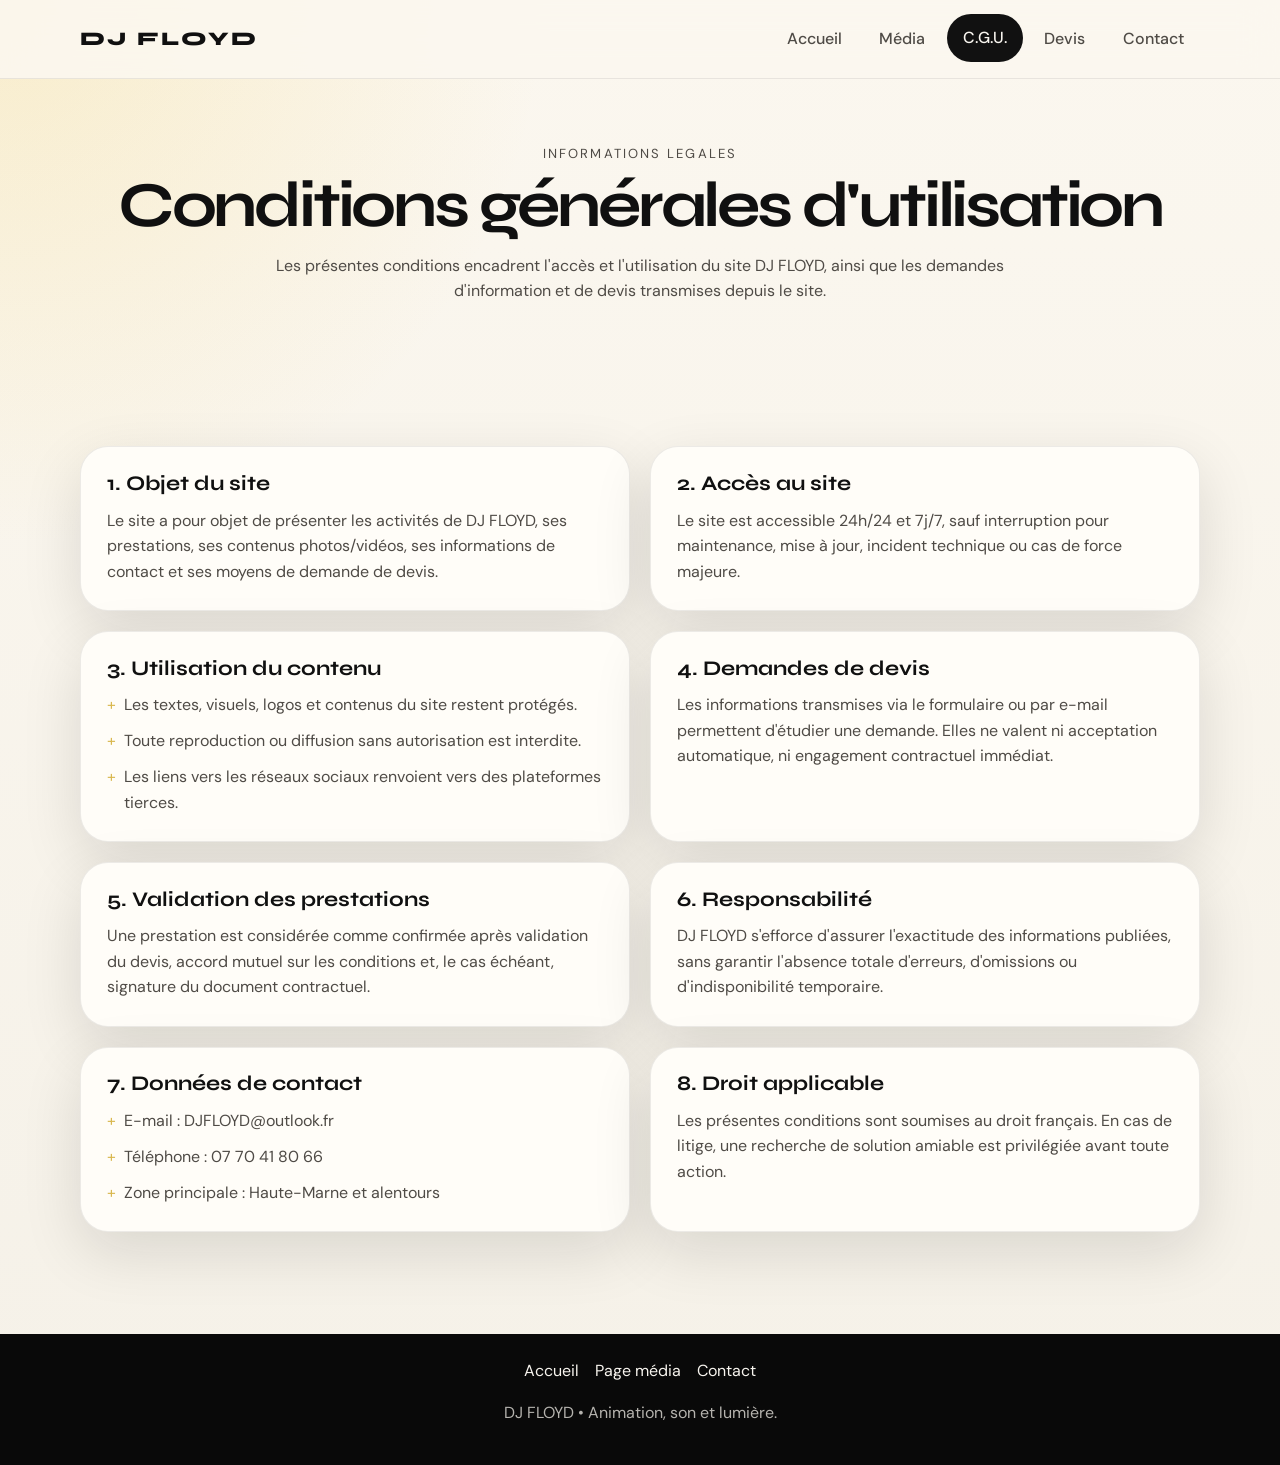
<file: cgu.html>
<!DOCTYPE html>
<html lang="fr">
<head>
    <meta charset="utf-8">
    <meta name="viewport" content="width=device-width, initial-scale=1">
    <title>DJ FLOYD | C.G.U.</title>
    <meta name="description" content="Conditions generales d'utilisation du site DJ FLOYD.">
    <link rel="icon" type="image/png" href="favicon.png">
    <link rel="preconnect" href="https://fonts.googleapis.com">
    <link rel="preconnect" href="https://fonts.gstatic.com" crossorigin>
    <link href="https://fonts.googleapis.com/css2?family=Caveat:wght@700&family=DM+Sans:wght@400;500;700&family=Syne:wght@600;700;800&display=swap" rel="stylesheet">
    <link rel="stylesheet" href="css/styles.css">
</head>
<body>
    <header class="site-header">
        <nav class="navbar container" aria-label="Navigation principale">
            <a href="index.html" class="nav-logo">DJ FLOYD</a>
            <button class="nav-toggle" type="button" aria-expanded="false" aria-controls="nav-menu">
                <span class="sr-only">Ouvrir le menu</span>
                <span class="nav-toggle-bar"></span>
                <span class="nav-toggle-bar"></span>
                <span class="nav-toggle-bar"></span>
            </button>
            <ul class="nav-menu" id="nav-menu">
                <li><a href="index.html">Accueil</a></li>
                <li><a href="media.html">M&eacute;dia</a></li>
                <li><a href="#cgu-page" class="active">C.G.U.</a></li>
                <li><a href="index.html#devis">Devis</a></li>
                <li><a href="index.html#contacts">Contact</a></li>
            </ul>
        </nav>
    </header>

    <main>
        <section id="cgu-page" class="section page-hero">
            <div class="container">
                <p class="page-kicker">Informations legales</p>
                <h1 class="page-title">Conditions g&eacute;n&eacute;rales d'utilisation</h1>
                <p class="page-text">
                    Les pr&eacute;sentes conditions encadrent l'acc&egrave;s et l'utilisation du site DJ FLOYD,
                    ainsi que les demandes d'information et de devis transmises depuis le site.
                </p>
            </div>
        </section>

        <section class="section">
            <div class="container legal-grid">
                <article class="legal-card">
                    <h3>1. Objet du site</h3>
                    <p>
                        Le site a pour objet de pr&eacute;senter les activit&eacute;s de DJ FLOYD, ses prestations,
                        ses contenus photos/vid&eacute;os, ses informations de contact et ses moyens de demande de devis.
                    </p>
                </article>
                <article class="legal-card">
                    <h3>2. Acc&egrave;s au site</h3>
                    <p>
                        Le site est accessible 24h/24 et 7j/7, sauf interruption pour maintenance,
                        mise &agrave; jour, incident technique ou cas de force majeure.
                    </p>
                </article>
                <article class="legal-card">
                    <h3>3. Utilisation du contenu</h3>
                    <ul class="legal-list">
                        <li>Les textes, visuels, logos et contenus du site restent prot&eacute;g&eacute;s.</li>
                        <li>Toute reproduction ou diffusion sans autorisation est interdite.</li>
                        <li>Les liens vers les r&eacute;seaux sociaux renvoient vers des plateformes tierces.</li>
                    </ul>
                </article>
                <article class="legal-card">
                    <h3>4. Demandes de devis</h3>
                    <p>
                        Les informations transmises via le formulaire ou par e-mail permettent d'&eacute;tudier une demande.
                        Elles ne valent ni acceptation automatique, ni engagement contractuel imm&eacute;diat.
                    </p>
                </article>
                <article class="legal-card">
                    <h3>5. Validation des prestations</h3>
                    <p>
                        Une prestation est consid&eacute;r&eacute;e comme confirm&eacute;e apr&egrave;s validation du devis,
                        accord mutuel sur les conditions et, le cas &eacute;ch&eacute;ant, signature du document contractuel.
                    </p>
                </article>
                <article class="legal-card">
                    <h3>6. Responsabilit&eacute;</h3>
                    <p>
                        DJ FLOYD s'efforce d'assurer l'exactitude des informations publi&eacute;es, sans garantir
                        l'absence totale d'erreurs, d'omissions ou d'indisponibilit&eacute; temporaire.
                    </p>
                </article>
                <article class="legal-card">
                    <h3>7. Donn&eacute;es de contact</h3>
                    <ul class="legal-list">
                        <li>E-mail : DJFLOYD@outlook.fr</li>
                        <li>T&eacute;l&eacute;phone : 07 70 41 80 66</li>
                        <li>Zone principale : Haute-Marne et alentours</li>
                    </ul>
                </article>
                <article class="legal-card">
                    <h3>8. Droit applicable</h3>
                    <p>
                        Les pr&eacute;sentes conditions sont soumises au droit fran&ccedil;ais.
                        En cas de litige, une recherche de solution amiable est privil&eacute;gi&eacute;e avant toute action.
                    </p>
                </article>
            </div>
        </section>
    </main>

    <footer class="site-footer">
        <div class="container">
            <div class="footer-links">
                <a href="index.html">Accueil</a>
                <a href="media.html">Page m&eacute;dia</a>
                <a href="index.html#contacts">Contact</a>
            </div>
            <p>DJ FLOYD &bull; Animation, son et lumi&egrave;re.</p>
        </div>
    </footer>

    <script src="js/script.js"></script>
</body>
</html>
</file>
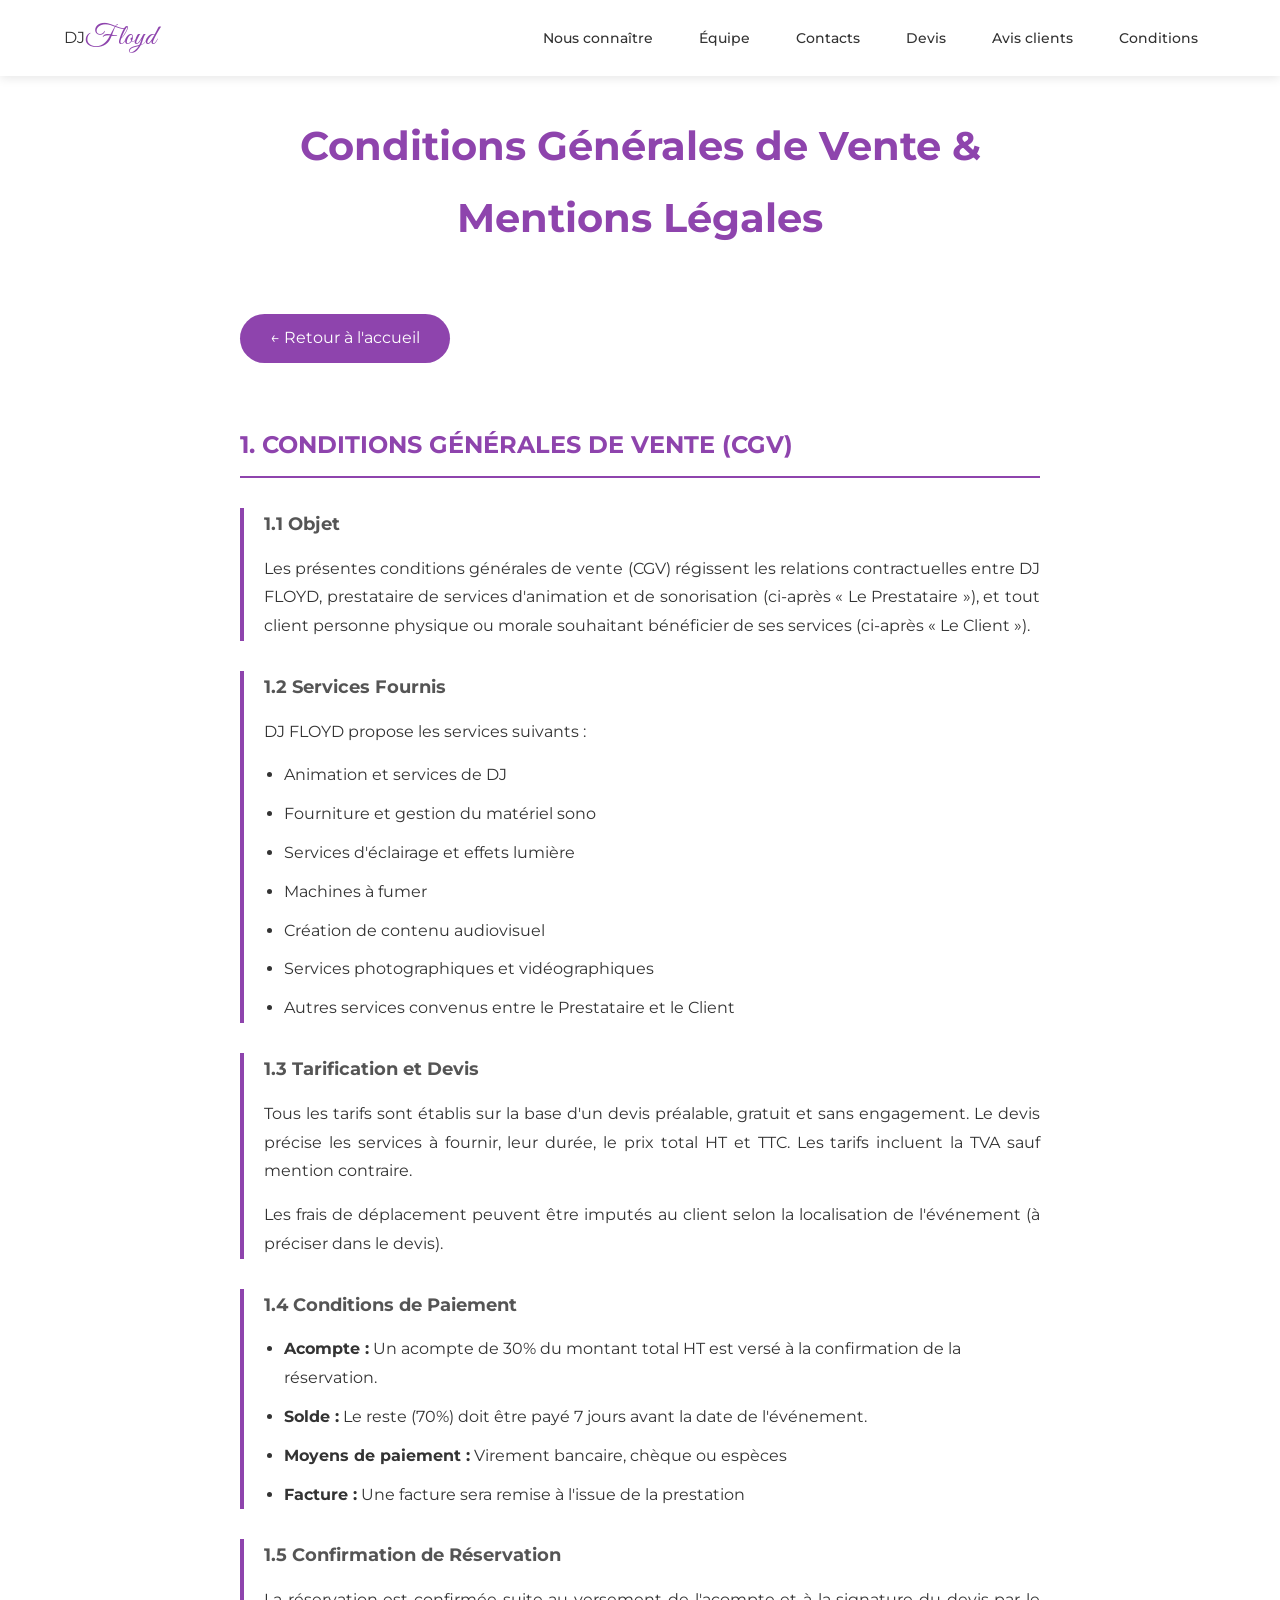
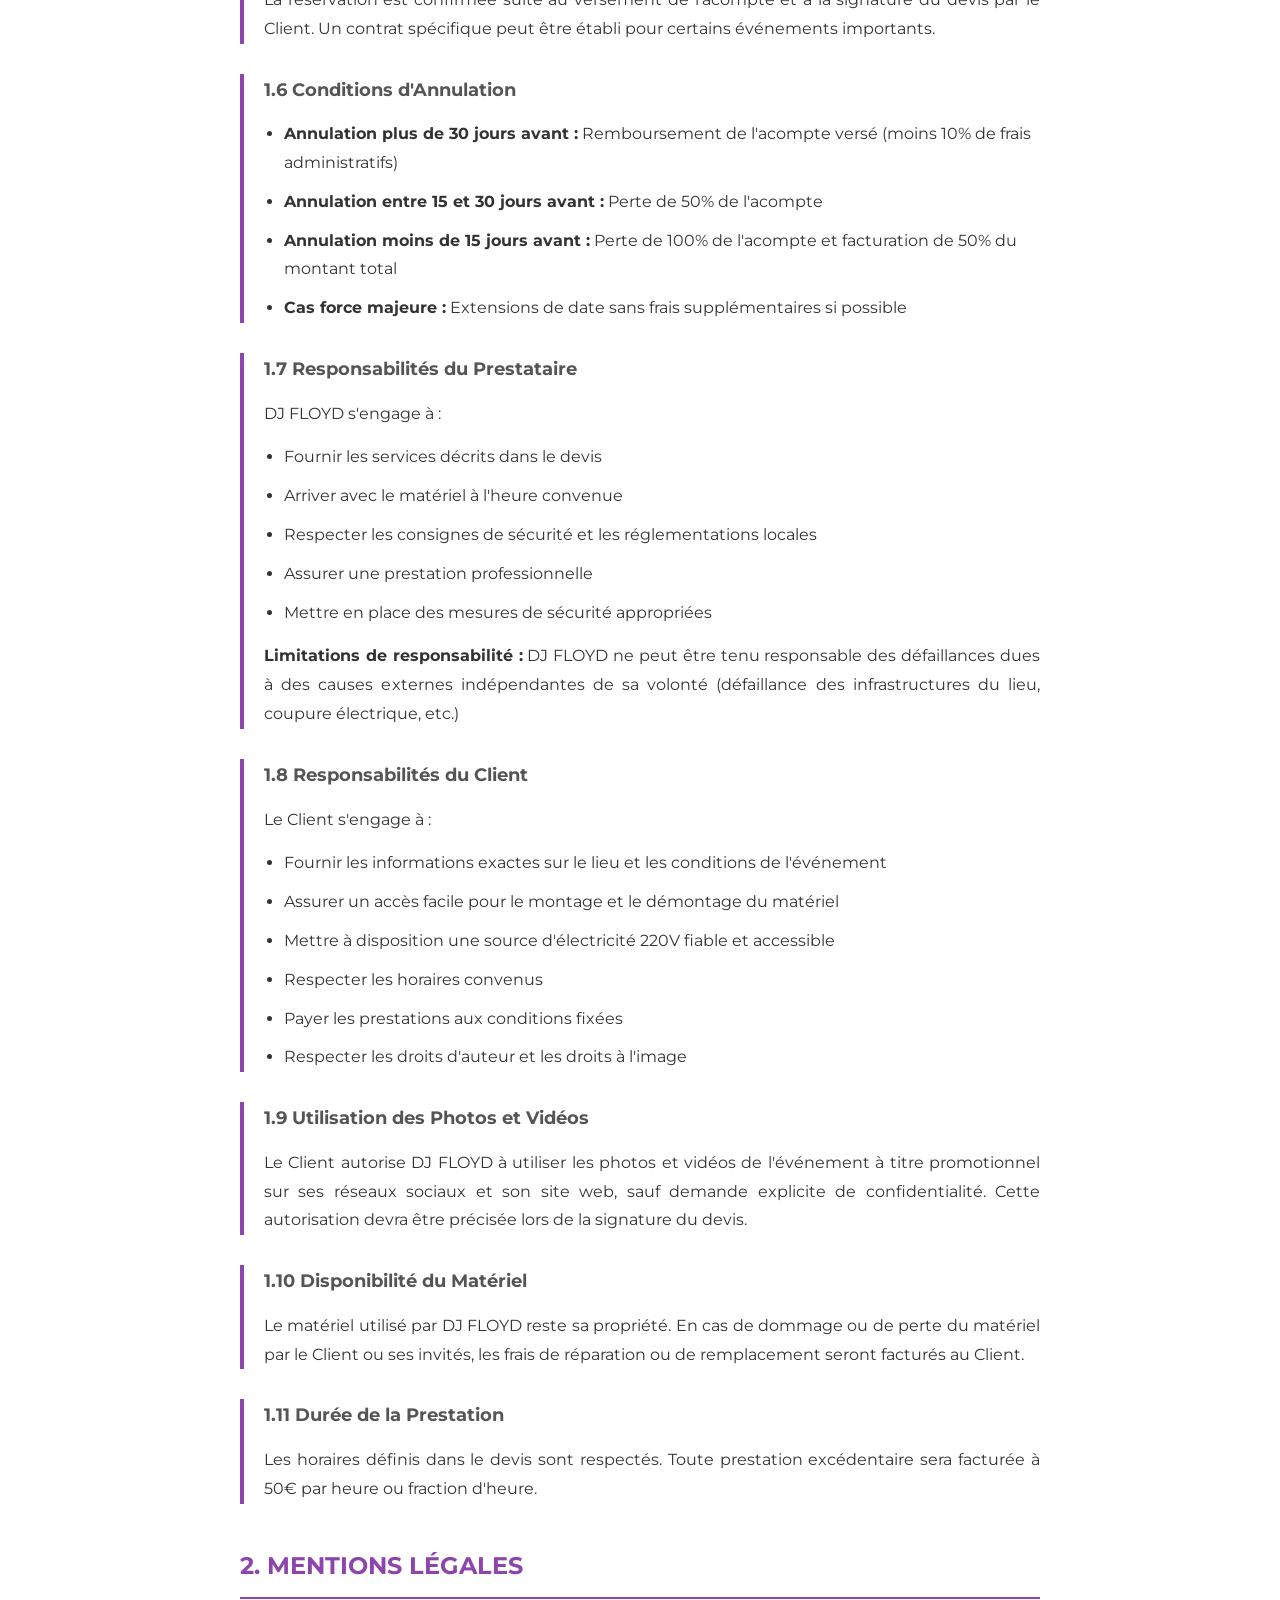
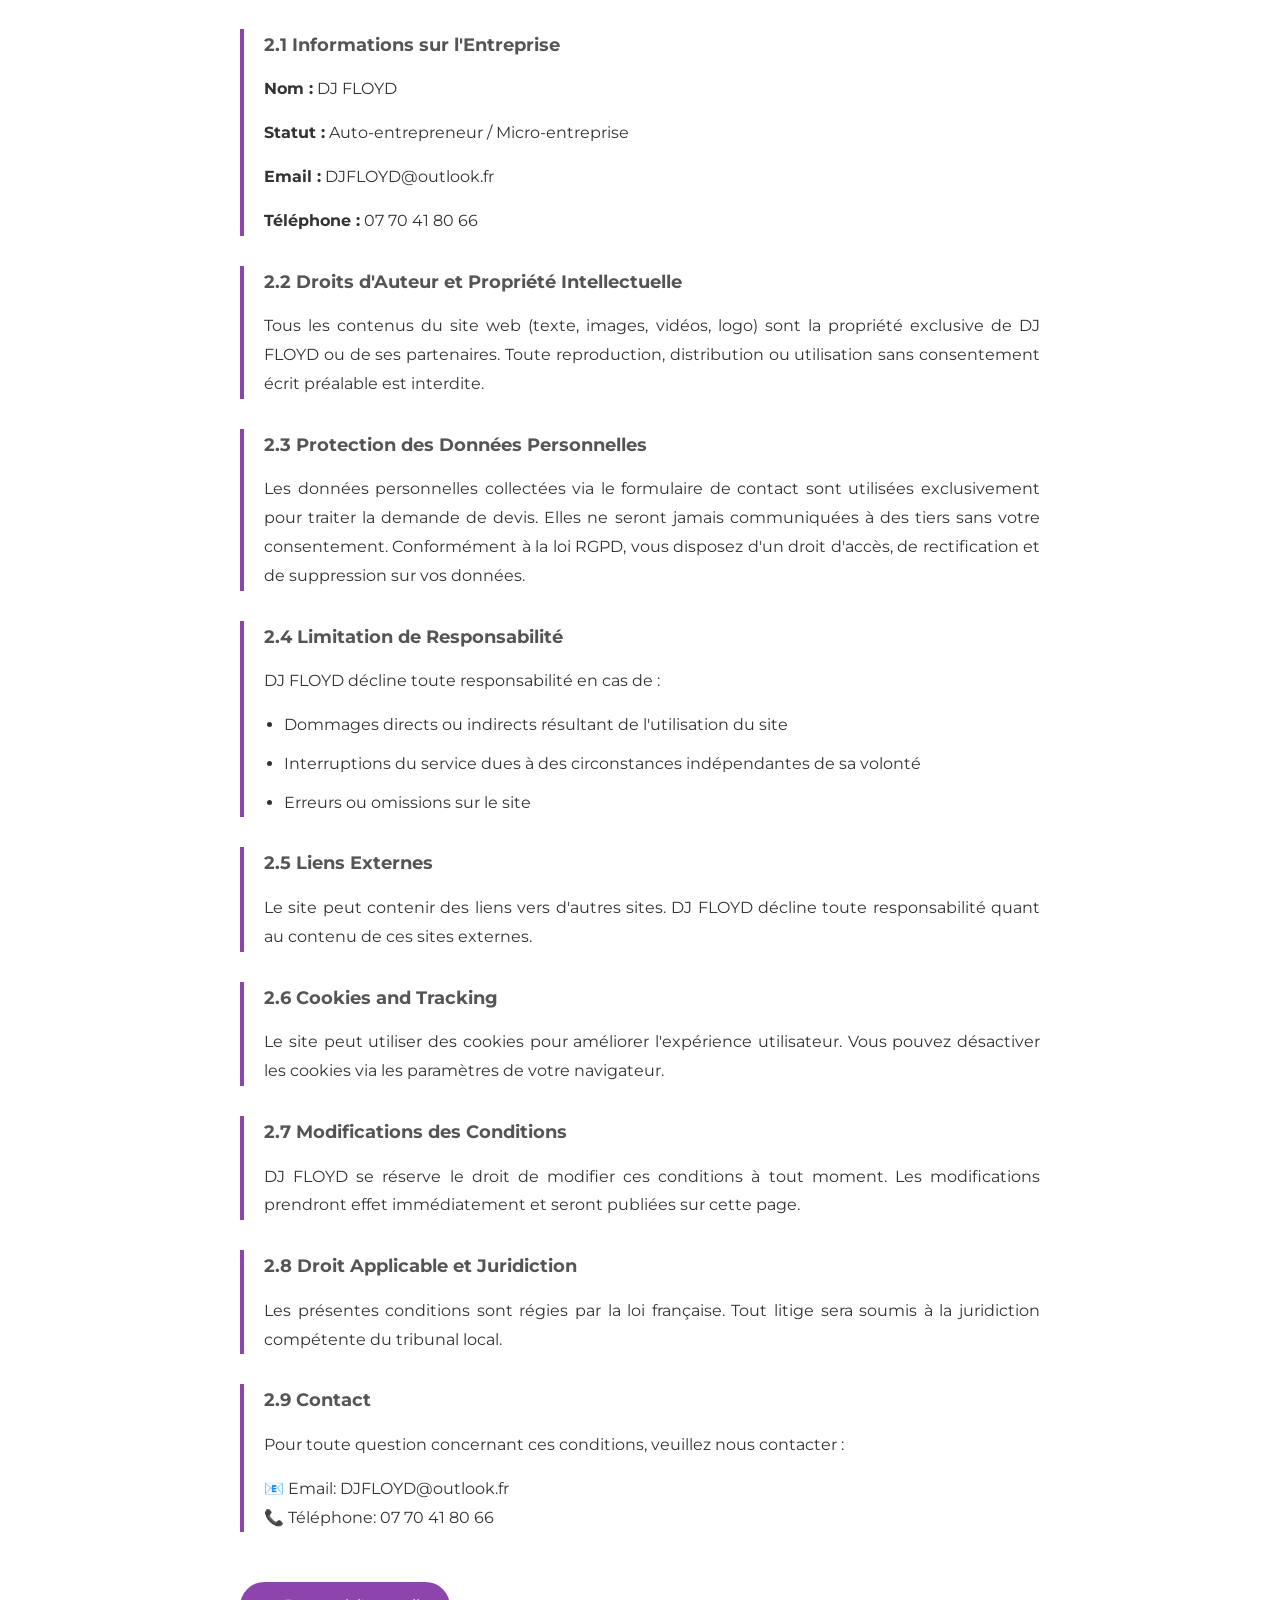
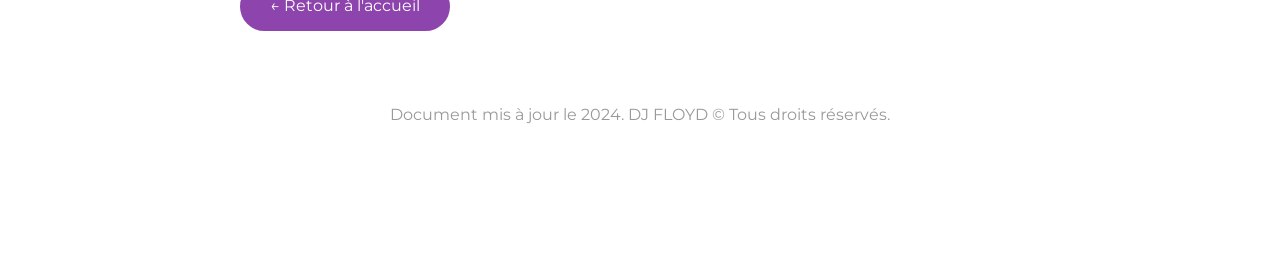
<file: legal.html>
<!DOCTYPE html>
<html lang="fr">
<head>
    <meta charset="UTF-8">
    <meta name="viewport" content="width=device-width, initial-scale=1.0">
    <title>Conditions Générales - DJ Floyd</title>
    <link rel="stylesheet" href="styles.css">
    <link href="https://fonts.googleapis.com/css2?family=Great+Vibes&family=Montserrat:wght@400;700&display=swap" rel="stylesheet">
    <style>
        .legal-content {
            background: white;
            max-width: 900px;
            margin: 60px auto;
            padding: 50px;
            line-height: 1.8;
            color: #333;
        }

        .legal-content h1 {
            color: var(--purple);
            text-align: center;
            margin-bottom: 40px;
            font-size: 2.5rem;
        }

        .legal-content h2 {
            color: var(--purple);
            margin-top: 40px;
            margin-bottom: 20px;
            font-size: 1.5rem;
            border-bottom: 2px solid var(--purple);
            padding-bottom: 10px;
        }

        .legal-content h3 {
            color: #555;
            margin-top: 25px;
            margin-bottom: 15px;
            font-size: 1.1rem;
        }

        .legal-content p {
            margin-bottom: 15px;
            text-align: justify;
        }

        .legal-content ul {
            margin-left: 20px;
            margin-bottom: 15px;
        }

        .legal-content li {
            margin-bottom: 10px;
        }

        .legal-section {
            border-left: 4px solid var(--purple);
            padding-left: 20px;
            margin: 30px 0;
        }

        .back-link {
            display: inline-block;
            margin: 20px 0;
            padding: 10px 30px;
            background: var(--purple);
            color: white;
            text-decoration: none;
            border-radius: 25px;
            transition: all 0.3s ease;
        }

        .back-link:hover {
            background: #7d3e8f;
            transform: translateY(-2px);
        }

        @media (max-width: 768px) {
            .legal-content {
                padding: 30px;
                margin: 80px 20px;
            }

            .legal-content h1 {
                font-size: 1.8rem;
            }

            .legal-content h2 {
                font-size: 1.2rem;
            }
        }
    </style>
</head>
<body>

    <nav class="navbar">
        <div class="nav-container">
            <div class="nav-logo">DJ <span class="accent">Floyd</span></div>
            <ul class="nav-menu">
                <li><a href="index.html#about" class="nav-btn">Nous connaître</a></li>
                <li><a href="index.html#team" class="nav-btn">Équipe</a></li>
                <li><a href="index.html#contact" class="nav-btn">Contacts</a></li>
                <li><a href="index.html#devis" class="nav-btn">Devis</a></li>
                <li><a href="index.html#avis" class="nav-btn">Avis clients</a></li>
                <li><a href="legal.html" class="nav-btn">Conditions</a></li>
            </ul>
            <div class="hamburger">
                <span></span>
                <span></span>
                <span></span>
            </div>
        </div>
    </nav>

    <div class="legal-content">
        <h1>Conditions Générales de Vente & Mentions Légales</h1>

        <a href="index.html" class="back-link">← Retour à l'accueil</a>

        <!-- CGV Section -->
        <h2>1. CONDITIONS GÉNÉRALES DE VENTE (CGV)</h2>

        <div class="legal-section">
            <h3>1.1 Objet</h3>
            <p>Les présentes conditions générales de vente (CGV) régissent les relations contractuelles entre DJ FLOYD, prestataire de services d'animation et de sonorisation (ci-après « Le Prestataire »), et tout client personne physique ou morale souhaitant bénéficier de ses services (ci-après « Le Client »).</p>
        </div>

        <div class="legal-section">
            <h3>1.2 Services Fournis</h3>
            <p>DJ FLOYD propose les services suivants :</p>
            <ul>
                <li>Animation et services de DJ</li>
                <li>Fourniture et gestion du matériel sono</li>
                <li>Services d'éclairage et effets lumière</li>
                <li>Machines à fumer</li>
                <li>Création de contenu audiovisuel</li>
                <li>Services photographiques et vidéographiques</li>
                <li>Autres services convenus entre le Prestataire et le Client</li>
            </ul>
        </div>

        <div class="legal-section">
            <h3>1.3 Tarification et Devis</h3>
            <p>Tous les tarifs sont établis sur la base d'un devis préalable, gratuit et sans engagement. Le devis précise les services à fournir, leur durée, le prix total HT et TTC. Les tarifs incluent la TVA sauf mention contraire.</p>
            <p>Les frais de déplacement peuvent être imputés au client selon la localisation de l'événement (à préciser dans le devis).</p>
        </div>

        <div class="legal-section">
            <h3>1.4 Conditions de Paiement</h3>
            <ul>
                <li><strong>Acompte :</strong> Un acompte de 30% du montant total HT est versé à la confirmation de la réservation.</li>
                <li><strong>Solde :</strong> Le reste (70%) doit être payé 7 jours avant la date de l'événement.</li>
                <li><strong>Moyens de paiement :</strong> Virement bancaire, chèque ou espèces</li>
                <li><strong>Facture :</strong> Une facture sera remise à l'issue de la prestation</li>
            </ul>
        </div>

        <div class="legal-section">
            <h3>1.5 Confirmation de Réservation</h3>
            <p>La réservation est confirmée suite au versement de l'acompte et à la signature du devis par le Client. Un contrat spécifique peut être établi pour certains événements importants.</p>
        </div>

        <div class="legal-section">
            <h3>1.6 Conditions d'Annulation</h3>
            <ul>
                <li><strong>Annulation plus de 30 jours avant :</strong> Remboursement de l'acompte versé (moins 10% de frais administratifs)</li>
                <li><strong>Annulation entre 15 et 30 jours avant :</strong> Perte de 50% de l'acompte</li>
                <li><strong>Annulation moins de 15 jours avant :</strong> Perte de 100% de l'acompte et facturation de 50% du montant total</li>
                <li><strong>Cas force majeure :</strong> Extensions de date sans frais supplémentaires si possible</li>
            </ul>
        </div>

        <div class="legal-section">
            <h3>1.7 Responsabilités du Prestataire</h3>
            <p>DJ FLOYD s'engage à :</p>
            <ul>
                <li>Fournir les services décrits dans le devis</li>
                <li>Arriver avec le matériel à l'heure convenue</li>
                <li>Respecter les consignes de sécurité et les réglementations locales</li>
                <li>Assurer une prestation professionnelle</li>
                <li>Mettre en place des mesures de sécurité appropriées</li>
            </ul>
            <p><strong>Limitations de responsabilité :</strong> DJ FLOYD ne peut être tenu responsable des défaillances dues à des causes externes indépendantes de sa volonté (défaillance des infrastructures du lieu, coupure électrique, etc.)</p>
        </div>

        <div class="legal-section">
            <h3>1.8 Responsabilités du Client</h3>
            <p>Le Client s'engage à :</p>
            <ul>
                <li>Fournir les informations exactes sur le lieu et les conditions de l'événement</li>
                <li>Assurer un accès facile pour le montage et le démontage du matériel</li>
                <li>Mettre à disposition une source d'électricité 220V fiable et accessible</li>
                <li>Respecter les horaires convenus</li>
                <li>Payer les prestations aux conditions fixées</li>
                <li>Respecter les droits d'auteur et les droits à l'image</li>
            </ul>
        </div>

        <div class="legal-section">
            <h3>1.9 Utilisation des Photos et Vidéos</h3>
            <p>Le Client autorise DJ FLOYD à utiliser les photos et vidéos de l'événement à titre promotionnel sur ses réseaux sociaux et son site web, sauf demande explicite de confidentialité. Cette autorisation devra être précisée lors de la signature du devis.</p>
        </div>

        <div class="legal-section">
            <h3>1.10 Disponibilité du Matériel</h3>
            <p>Le matériel utilisé par DJ FLOYD reste sa propriété. En cas de dommage ou de perte du matériel par le Client ou ses invités, les frais de réparation ou de remplacement seront facturés au Client.</p>
        </div>

        <div class="legal-section">
            <h3>1.11 Durée de la Prestation</h3>
            <p>Les horaires définis dans le devis sont respectés. Toute prestation excédentaire sera facturée à 50€ par heure ou fraction d'heure.</p>
        </div>

        <!-- Legal Section -->
        <h2>2. MENTIONS LÉGALES</h2>

        <div class="legal-section">
            <h3>2.1 Informations sur l'Entreprise</h3>
            <p><strong>Nom :</strong> DJ FLOYD</p>
            <p><strong>Statut :</strong> Auto-entrepreneur / Micro-entreprise</p>
            <p><strong>Email :</strong> DJFLOYD@outlook.fr</p>
            <p><strong>Téléphone :</strong> 07 70 41 80 66</p>
        </div>

        <div class="legal-section">
            <h3>2.2 Droits d'Auteur et Propriété Intellectuelle</h3>
            <p>Tous les contenus du site web (texte, images, vidéos, logo) sont la propriété exclusive de DJ FLOYD ou de ses partenaires. Toute reproduction, distribution ou utilisation sans consentement écrit préalable est interdite.</p>
        </div>

        <div class="legal-section">
            <h3>2.3 Protection des Données Personnelles</h3>
            <p>Les données personnelles collectées via le formulaire de contact sont utilisées exclusivement pour traiter la demande de devis. Elles ne seront jamais communiquées à des tiers sans votre consentement. Conformément à la loi RGPD, vous disposez d'un droit d'accès, de rectification et de suppression sur vos données.</p>
        </div>

        <div class="legal-section">
            <h3>2.4 Limitation de Responsabilité</h3>
            <p>DJ FLOYD décline toute responsabilité en cas de :</p>
            <ul>
                <li>Dommages directs ou indirects résultant de l'utilisation du site</li>
                <li>Interruptions du service dues à des circonstances indépendantes de sa volonté</li>
                <li>Erreurs ou omissions sur le site</li>
            </ul>
        </div>

        <div class="legal-section">
            <h3>2.5 Liens Externes</h3>
            <p>Le site peut contenir des liens vers d'autres sites. DJ FLOYD décline toute responsabilité quant au contenu de ces sites externes.</p>
        </div>

        <div class="legal-section">
            <h3>2.6 Cookies and Tracking</h3>
            <p>Le site peut utiliser des cookies pour améliorer l'expérience utilisateur. Vous pouvez désactiver les cookies via les paramètres de votre navigateur.</p>
        </div>

        <div class="legal-section">
            <h3>2.7 Modifications des Conditions</h3>
            <p>DJ FLOYD se réserve le droit de modifier ces conditions à tout moment. Les modifications prendront effet immédiatement et seront publiées sur cette page.</p>
        </div>

        <div class="legal-section">
            <h3>2.8 Droit Applicable et Juridiction</h3>
            <p>Les présentes conditions sont régies par la loi française. Tout litige sera soumis à la juridiction compétente du tribunal local.</p>
        </div>

        <div class="legal-section">
            <h3>2.9 Contact</h3>
            <p>Pour toute question concernant ces conditions, veuillez nous contacter :</p>
            <p>📧 Email: DJFLOYD@outlook.fr<br>📞 Téléphone: 07 70 41 80 66</p>
        </div>

        <a href="index.html" class="back-link">← Retour à l'accueil</a>

        <p style="text-align: center; margin-top: 50px; color: #999;">
            Document mis à jour le 2024. DJ FLOYD © Tous droits réservés.
        </p>
    </div>

    <script src="script.js"></script>
</body>
</html>
</file>
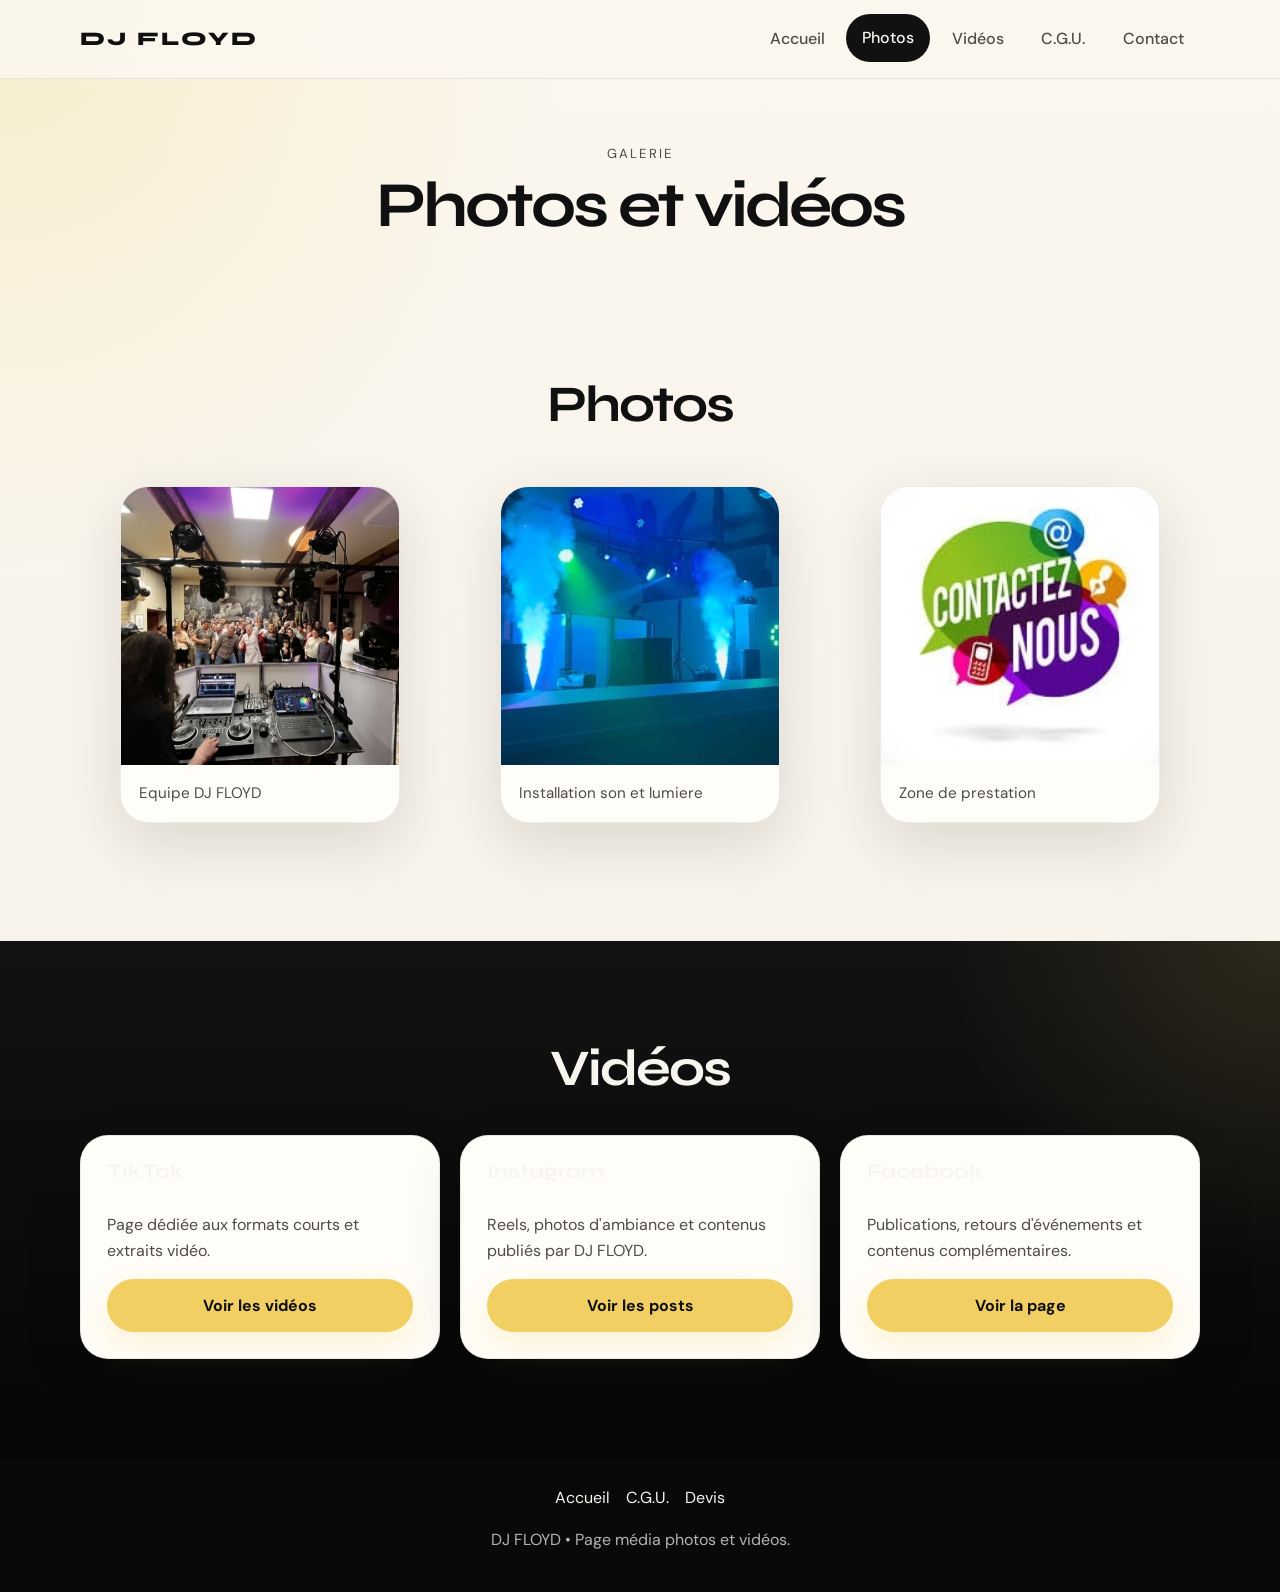
<file: media.html>
<!DOCTYPE html>
<html lang="fr">
<head>
    <meta charset="utf-8">
    <meta name="viewport" content="width=device-width, initial-scale=1">
    <title>DJ FLOYD | M&eacute;dia</title>
    <meta name="description" content="Page media DJ FLOYD pour publier photos et videos.">
    <link rel="icon" type="image/png" href="favicon.png">
    <link rel="preconnect" href="https://fonts.googleapis.com">
    <link rel="preconnect" href="https://fonts.gstatic.com" crossorigin>
    <link href="https://fonts.googleapis.com/css2?family=Caveat:wght@700&family=DM+Sans:wght@400;500;700&family=Syne:wght@600;700;800&display=swap" rel="stylesheet">
    <link rel="stylesheet" href="css/styles.css">
</head>
<body>
    <header class="site-header">
        <nav class="navbar container" aria-label="Navigation principale">
            <a href="index.html" class="nav-logo">DJ FLOYD</a>
            <button class="nav-toggle" type="button" aria-expanded="false" aria-controls="nav-menu">
                <span class="sr-only">Ouvrir le menu</span>
                <span class="nav-toggle-bar"></span>
                <span class="nav-toggle-bar"></span>
                <span class="nav-toggle-bar"></span>
            </button>
            <ul class="nav-menu" id="nav-menu">
                <li><a href="index.html">Accueil</a></li>
                <li><a href="#photos" class="active">Photos</a></li>
                <li><a href="#videos">Vid&eacute;os</a></li>
                <li><a href="cgu.html">C.G.U.</a></li>
                <li><a href="index.html#contacts">Contact</a></li>
            </ul>
        </nav>
    </header>

    <main>
        <section class="section page-hero">
            <div class="container">
                <p class="page-kicker">Galerie</p>
                <h1 class="page-title">Photos et vid&eacute;os</h1>
            </div>
        </section>

        <section id="photos" class="section">
            <div class="container page-stack">
                <h2 class="section-title">Photos</h2>
                <div class="gallery-grid">
                    <figure class="gallery-card">
                        <img src="assets/images/team-photo.png" alt="Photo equipe DJ Floyd">
                        <figcaption>Equipe DJ FLOYD</figcaption>
                    </figure>
                    <figure class="gallery-card">
                        <img src="assets/images/equipment.jpg" alt="Materiel DJ Floyd">
                        <figcaption>Installation son et lumiere</figcaption>
                    </figure>
                    <figure class="gallery-card">
                        <img src="assets/images/map.jpg" alt="Zone de deplacement DJ Floyd">
                        <figcaption>Zone de prestation</figcaption>
                    </figure>
                </div>
            </div>
        </section>

        <section id="videos" class="section section-dark">
            <div class="container page-stack">
                <h2 class="section-title">Vid&eacute;os</h2>
                <div class="video-grid">
                    <article class="video-card">
                        <h3>TikTok</h3>
                        <p>Page d&eacute;di&eacute;e aux formats courts et extraits vid&eacute;o.</p>
                        <a class="btn btn-primary" href="https://www.tiktok.com/@djfloyd_?_t=8jO8wQpryMK&_r=1" target="_blank" rel="noreferrer">Voir les vid&eacute;os</a>
                    </article>
                    <article class="video-card">
                        <h3>Instagram</h3>
                        <p>Reels, photos d'ambiance et contenus publi&eacute;s par DJ FLOYD.</p>
                        <a class="btn btn-primary" href="https://www.instagram.com/_dj_floyd/" target="_blank" rel="noreferrer">Voir les posts</a>
                    </article>
                    <article class="video-card">
                        <h3>Facebook</h3>
                        <p>Publications, retours d'&eacute;v&eacute;nements et contenus compl&eacute;mentaires.</p>
                        <a class="btn btn-primary" href="https://m.facebook.com/DeejayFloyd08/" target="_blank" rel="noreferrer">Voir la page</a>
                    </article>
                </div>
            </div>
        </section>
    </main>

    <footer class="site-footer">
        <div class="container">
            <div class="footer-links">
                <a href="index.html">Accueil</a>
                <a href="cgu.html">C.G.U.</a>
                <a href="index.html#devis">Devis</a>
            </div>
            <p>DJ FLOYD &bull; Page m&eacute;dia photos et vid&eacute;os.</p>
        </div>
    </footer>

    <script src="js/script.js"></script>
</body>
</html>
</file>
<file: css/styles.css>
:root {
    --page: #f5f1e8;
    --page-soft: #fffdf8;
    --ink: #101010;
    --ink-soft: #4f4b46;
    --surface: #111111;
    --surface-line: rgba(255, 255, 255, 0.12);
    --card-line: rgba(16, 16, 16, 0.08);
    --text-light: #f8f5ef;
    --text-light-soft: rgba(248, 245, 239, 0.78);
    --accent: #f1cf63;
    --accent-strong: #d9b84f;
    --shadow: 0 20px 60px rgba(16, 16, 16, 0.12);
    --radius-lg: 28px;
    --radius-md: 22px;
    --header-height: 78px;
}

*,
*::before,
*::after {
    box-sizing: border-box;
}

html {
    scroll-behavior: smooth;
    scroll-padding-top: calc(var(--header-height) + 20px);
}

body {
    margin: 0;
    font-family: "DM Sans", sans-serif;
    line-height: 1.6;
    color: var(--ink);
    background:
        radial-gradient(circle at top left, rgba(241, 207, 99, 0.25), transparent 28%),
        linear-gradient(180deg, #fbf7ef 0%, var(--page) 100%);
}

body.nav-open {
    overflow: hidden;
}

img {
    display: block;
    max-width: 100%;
}

a {
    color: inherit;
}

button,
input,
textarea,
select {
    font: inherit;
}

.sr-only {
    position: absolute;
    width: 1px;
    height: 1px;
    padding: 0;
    margin: -1px;
    overflow: hidden;
    clip: rect(0, 0, 0, 0);
    white-space: nowrap;
    border: 0;
}

.container {
    width: min(1120px, calc(100% - 2rem));
    margin: 0 auto;
}

.site-header {
    position: sticky;
    top: 0;
    z-index: 1000;
    background: rgba(251, 247, 239, 0.88);
    backdrop-filter: blur(18px);
    border-bottom: 1px solid rgba(16, 16, 16, 0.08);
}

.navbar {
    min-height: var(--header-height);
    display: flex;
    align-items: center;
    justify-content: space-between;
    gap: 1.25rem;
    position: relative;
}

.nav-logo {
    font-family: "Syne", sans-serif;
    font-size: 1.2rem;
    font-weight: 800;
    letter-spacing: 0.12em;
    text-decoration: none;
}

.nav-menu {
    display: flex;
    align-items: center;
    gap: 0.35rem;
    list-style: none;
    margin: 0;
    padding: 0;
}

.nav-menu a {
    display: inline-flex;
    align-items: center;
    justify-content: center;
    padding: 0.7rem 1rem;
    border-radius: 999px;
    color: var(--ink-soft);
    text-decoration: none;
    font-weight: 500;
    transition: background-color 0.25s ease, color 0.25s ease, transform 0.25s ease;
}

.nav-menu a:hover,
.nav-menu a.active {
    background: var(--surface);
    color: var(--text-light);
    transform: translateY(-1px);
}

.nav-toggle {
    display: none;
    flex-direction: column;
    justify-content: center;
    gap: 0.28rem;
    width: 48px;
    height: 48px;
    border: 1px solid rgba(16, 16, 16, 0.12);
    border-radius: 999px;
    background: rgba(255, 255, 255, 0.7);
    cursor: pointer;
}

.nav-toggle-bar {
    width: 18px;
    height: 2px;
    margin: 0 auto;
    background: var(--ink);
    border-radius: 999px;
}

.section {
    padding: clamp(4.5rem, 8vw, 7rem) 0;
}

.section-dark {
    background:
        radial-gradient(circle at top right, rgba(241, 207, 99, 0.12), transparent 24%),
        linear-gradient(180deg, #121212 0%, #060606 100%);
    color: var(--text-light);
}

.section-title {
    margin: 0 0 1rem;
    font-family: "Syne", sans-serif;
    font-size: clamp(2rem, 4vw, 3.4rem);
    line-height: 1;
    letter-spacing: -0.04em;
    text-align: center;
}

.section-title-left {
    text-align: left;
}

.section-lead {
    max-width: 720px;
    margin: 0 auto 2.75rem;
    text-align: center;
    color: var(--ink-soft);
    font-size: 1.06rem;
}

.section-lead-dark {
    color: var(--text-light-soft);
}

.hero {
    min-height: 100vh;
    display: flex;
    align-items: center;
    justify-content: center;
    padding: 6rem 0 4rem 0;
    background: #ffffff;
}

.hero-container {
    display: flex;
    align-items: center;
    justify-content: center;
}

.hero-center {
    display: flex;
    align-items: center;
    justify-content: center;
}

.hero-brand {
    display: flex;
    flex-direction: column;
    align-items: center;
    justify-content: center;
    gap: 1rem;
    text-align: center;
}

.hero-logo {
    width: min(780px, 88vw);
    height: auto;
}

.hero-tagline {
    margin: 0;
    color: #231f20;
    font-family: "Syne", sans-serif;
    font-size: clamp(1.2rem, 2vw, 2rem);
    font-weight: 700;
    letter-spacing: 0.06em;
    text-transform: none;
}

.eyebrow {
    margin: 0 0 1rem;
    text-transform: uppercase;
    letter-spacing: 0.18em;
    font-size: 0.82rem;
    color: rgba(248, 245, 239, 0.72);
}

.hero h1 {
    margin: 0;
    font-family: "Syne", sans-serif;
    font-size: clamp(3rem, 8vw, 6.2rem);
    line-height: 0.95;
    letter-spacing: -0.06em;
}

.hero-text {
    max-width: 38rem;
    margin: 1.4rem 0 0;
    color: rgba(248, 245, 239, 0.86);
    font-size: clamp(1.05rem, 2vw, 1.24rem);
}

.hero-actions,
.quick-links,
.reviews-actions {
    display: flex;
    flex-wrap: wrap;
    gap: 0.85rem;
}

.hero-actions {
    margin: 2rem 0 1.35rem;
}

.quick-links {
    margin-top: 1.5rem;
}

.quick-links a {
    padding: 0.55rem 0.9rem;
    border-radius: 999px;
    background: rgba(255, 255, 255, 0.08);
    border: 1px solid rgba(255, 255, 255, 0.12);
    color: var(--text-light);
    text-decoration: none;
    font-size: 0.95rem;
}

.hero-points,
.info-list {
    list-style: none;
    margin: 0;
    padding: 0;
    display: grid;
    gap: 0.75rem;
}

.hero-points li,
.info-list li {
    position: relative;
    padding-left: 1.25rem;
}

.hero-points li::before,
.info-list li::before {
    content: "+";
    position: absolute;
    left: 0;
    color: var(--accent);
}

.btn {
    display: inline-flex;
    align-items: center;
    justify-content: center;
    min-height: 48px;
    padding: 0.8rem 1.25rem;
    border-radius: 999px;
    border: 1px solid transparent;
    text-decoration: none;
    font-weight: 700;
    cursor: pointer;
    transition: transform 0.25s ease, box-shadow 0.25s ease, background-color 0.25s ease, color 0.25s ease, border-color 0.25s ease;
}

.btn:hover {
    transform: translateY(-2px);
}

.btn:disabled {
    opacity: 0.65;
    cursor: progress;
    transform: none;
}

.btn-primary {
    background: var(--accent);
    color: var(--ink);
    box-shadow: 0 12px 30px rgba(241, 207, 99, 0.24);
}

.btn-secondary {
    background: rgba(255, 255, 255, 0.08);
    color: var(--text-light);
    border-color: rgba(255, 255, 255, 0.18);
}

.btn-ghost {
    background: transparent;
    color: var(--text-light);
    border-color: rgba(255, 255, 255, 0.18);
}

.btn-small {
    min-height: 44px;
    padding: 0.7rem 1rem;
}

.hero-card,
.copy-card,
.info-card,
.map-frame,
.faq-item {
    border-radius: var(--radius-lg);
    box-shadow: var(--shadow);
}

.hero-card {
    background: rgba(255, 255, 255, 0.08);
    border: 1px solid rgba(255, 255, 255, 0.12);
    backdrop-filter: blur(14px);
    padding: 2rem;
}

.hero-card-label,
.contact-label {
    margin: 0 0 0.75rem;
    text-transform: uppercase;
    letter-spacing: 0.16em;
    font-size: 0.76rem;
    color: rgba(248, 245, 239, 0.68);
}

.hero-card h2 {
    margin: 0;
    font-family: "Syne", sans-serif;
    font-size: clamp(1.8rem, 4vw, 2.6rem);
    line-height: 1;
}

.hero-card p {
    margin: 1rem 0 0;
    color: rgba(248, 245, 239, 0.8);
}

.hero-card-contact {
    display: grid;
    gap: 0.7rem;
    margin-top: 1.5rem;
}

.hero-card-contact a {
    text-decoration: none;
    color: var(--text-light);
    font-weight: 700;
}

.hero-card-note {
    color: rgba(248, 245, 239, 0.64);
}

.content-grid,
.devis-layout {
    display: grid;
    gap: 2rem;
}

.content-grid {
    grid-template-columns: minmax(0, 1fr) minmax(0, 1fr);
    align-items: center;
}

.image-stack {
    display: grid;
    gap: 1rem;
}

.frame,
.copy-card,
.info-card,
.map-frame,
.faq-item {
    overflow: hidden;
    background: var(--page-soft);
    border: 1px solid var(--card-line);
}

.frame img {
    width: 100%;
    height: 100%;
    object-fit: cover;
}

.frame-large img {
    min-height: 420px;
}

.frame-small img {
    min-height: 280px;
}

.copy-card,
.info-card {
    padding: 2rem;
}

.copy-card h3 {
    margin: 0;
    font-family: "Syne", sans-serif;
    font-size: clamp(1.7rem, 3vw, 2.4rem);
    line-height: 1.05;
}

.copy-card p,
.info-card p {
    margin: 1rem 0 0;
    color: var(--ink-soft);
}

.social-grid,
.contact-panel,
.testimonials {
    display: grid;
    gap: 1rem;
}

.social-grid {
    grid-template-columns: repeat(4, minmax(0, 1fr));
}

.social-card,
.contact-chip {
    display: flex;
    flex-direction: column;
    gap: 0.4rem;
    border-radius: var(--radius-md);
    text-decoration: none;
}

.social-card {
    padding: 1.4rem;
    background: rgba(255, 255, 255, 0.07);
    border: 1px solid var(--surface-line);
    transition: transform 0.25s ease, background-color 0.25s ease;
}

.social-card:hover,
.contact-chip:hover {
    transform: translateY(-3px);
}

.social-card img {
    width: 52px;
    height: 52px;
    object-fit: contain;
    margin-bottom: 0.7rem;
}

.social-card span {
    color: var(--text-light-soft);
    font-size: 0.95rem;
}

.social-card strong {
    font-size: 1.1rem;
}

.contact-panel {
    margin-top: 1.5rem;
    grid-template-columns: repeat(3, minmax(0, 1fr));
}

.contact-chip {
    padding: 1.3rem 1.4rem;
    background: rgba(255, 255, 255, 0.08);
    border: 1px solid var(--surface-line);
    color: var(--text-light);
}

.contact-chip strong {
    font-size: 1.05rem;
}

.contact-chip-static:hover {
    transform: none;
}

.devis-layout {
    grid-template-columns: minmax(0, 1.05fr) minmax(0, 0.95fr);
    align-items: start;
}

.devis-side {
    display: grid;
    gap: 1.5rem;
}

.quote-form {
    padding: 2rem;
    border-radius: var(--radius-lg);
    background: var(--page-soft);
    border: 1px solid var(--card-line);
    box-shadow: var(--shadow);
}

.quote-form-title {
    margin: 0 0 1.25rem;
    font-family: "Syne", sans-serif;
    font-size: clamp(1.5rem, 3vw, 2rem);
    line-height: 1.05;
}

.form-grid {
    display: grid;
    grid-template-columns: repeat(2, minmax(0, 1fr));
    gap: 1rem;
    margin-bottom: 1.25rem;
}

.form-field {
    display: grid;
    gap: 0.45rem;
}

.form-field span {
    font-size: 0.95rem;
    font-weight: 700;
    color: var(--ink);
}

.form-field input,
.form-field select {
    width: 100%;
    min-height: 52px;
    padding: 0.9rem 1rem;
    border: 1px solid rgba(16, 16, 16, 0.14);
    border-radius: 16px;
    background: #ffffff;
    color: var(--ink);
    outline: none;
    transition: border-color 0.2s ease, box-shadow 0.2s ease;
}

.form-field input:focus,
.form-field select:focus {
    border-color: rgba(121, 63, 154, 0.8);
    box-shadow: 0 0 0 4px rgba(121, 63, 154, 0.12);
}

.form-status {
    min-height: 1.5rem;
    margin: 0.85rem 0 0;
    font-size: 0.95rem;
    color: var(--ink-soft);
}

.form-status[data-state="success"] {
    color: #2d6a4f;
}

.form-status[data-state="error"] {
    color: #b42318;
}

.thanks {
    margin-top: 1.4rem;
    font-style: italic;
    font-weight: 500;
    color: var(--ink);
}

.team-sign {
    margin: 0.9rem 0 0;
    font-family: "Caveat", cursive;
    font-size: 3rem;
    color: var(--ink);
}

.map-frame img {
    width: 100%;
    height: 100%;
    object-fit: cover;
}

.reviews-toolbar {
    display: flex;
    align-items: center;
    justify-content: space-between;
    gap: 1rem;
    margin-bottom: 1.5rem;
}

.reviews-status {
    margin: 0;
    color: var(--text-light-soft);
}

.reviews-status[data-state="success"] {
    color: var(--accent);
}

.reviews-status[data-state="error"] {
    color: #ffb5b5;
}

.testimonials {
    grid-template-columns: repeat(auto-fit, minmax(240px, 1fr));
    min-height: 240px;
}

.testimonial,
.loading-card,
.empty-card {
    border-radius: var(--radius-md);
    border: 1px solid var(--surface-line);
    background: rgba(255, 255, 255, 0.07);
    padding: 1.4rem;
}

.testimonial[data-fallback="true"] {
    background: rgba(255, 255, 255, 0.05);
}

.stars {
    margin-bottom: 0.85rem;
    color: var(--accent);
    font-size: 1.05rem;
    letter-spacing: 0.24em;
}

.testimonial-author {
    margin: 0;
    font-size: 1.1rem;
    color: var(--text-light);
}

.testimonial-meta {
    display: flex;
    align-items: center;
    gap: 0.85rem;
}

.testimonial-photo {
    width: 42px;
    height: 42px;
    border-radius: 50%;
    object-fit: cover;
    background: rgba(255, 255, 255, 0.08);
}

.testimonial-author-link {
    text-decoration: none;
}

.testimonial-quote {
    margin: 0.9rem 0 0;
    color: rgba(248, 245, 239, 0.9);
}

.testimonial-time {
    margin: 0.95rem 0 0;
    color: rgba(248, 245, 239, 0.62);
    font-size: 0.95rem;
}

.loading-card,
.empty-card {
    grid-column: 1 / -1;
    display: grid;
    place-items: center;
    gap: 0.85rem;
    min-height: 180px;
    text-align: center;
    color: var(--text-light);
}

.spinner {
    width: 42px;
    height: 42px;
    border: 4px solid rgba(255, 255, 255, 0.16);
    border-top-color: var(--accent);
    border-radius: 50%;
    animation: spin 1s linear infinite;
}

.faq-list {
    display: grid;
    gap: 1rem;
    max-width: 920px;
    margin: 0 auto;
}

.faq-question {
    width: 100%;
    padding: 1.35rem 1.5rem;
    border: 0;
    background: transparent;
    display: flex;
    align-items: center;
    justify-content: space-between;
    gap: 1rem;
    cursor: pointer;
    text-align: left;
    font-weight: 700;
    color: var(--ink);
}

.faq-question::after {
    content: "+";
    flex: none;
    font-size: 1.6rem;
    line-height: 1;
    color: var(--accent-strong);
    transition: transform 0.2s ease;
}

.faq-question[aria-expanded="true"]::after {
    transform: rotate(45deg);
}

.faq-answer {
    padding: 0 1.5rem 1.35rem;
    color: var(--ink-soft);
}

.site-footer {
    padding: 1.5rem 0;
    background: #090909;
    color: rgba(248, 245, 239, 0.72);
    text-align: center;
}

.footer-links {
    display: flex;
    flex-wrap: wrap;
    justify-content: center;
    gap: 1rem;
    margin-bottom: 0.9rem;
}

.footer-links a {
    color: var(--text-light);
    text-decoration: none;
}

.page-stack {
    display: grid;
    gap: 1.5rem;
}

.page-hero {
    padding: 4rem 0 2.5rem;
}

.page-kicker {
    margin: 0 0 0.75rem;
    text-transform: uppercase;
    letter-spacing: 0.16em;
    font-size: 0.82rem;
    color: var(--ink-soft);
    text-align: center;
}

.page-title {
    margin: 0;
    font-family: "Syne", sans-serif;
    font-size: clamp(2.4rem, 5vw, 4.5rem);
    line-height: 0.95;
    letter-spacing: -0.05em;
    text-align: center;
}

.page-text {
    max-width: 760px;
    margin: 1rem auto 0;
    color: var(--ink-soft);
    text-align: center;
}

.legal-preview-grid,
.legal-grid,
.gallery-grid,
.video-grid {
    display: grid;
    gap: 1.25rem;
}

.legal-preview-grid {
    grid-template-columns: repeat(3, minmax(0, 1fr));
}

.legal-grid {
    grid-template-columns: repeat(2, minmax(0, 1fr));
}

.legal-card,
.gallery-card,
.video-card {
    padding: 1.6rem;
    border-radius: var(--radius-lg);
    background: var(--page-soft);
    border: 1px solid var(--card-line);
    box-shadow: var(--shadow);
}

.legal-card h3,
.video-card h3 {
    margin: 0 0 0.8rem;
    font-family: "Syne", sans-serif;
    font-size: 1.3rem;
    line-height: 1.05;
}

.legal-card p,
.video-card p {
    margin: 0;
    color: var(--ink-soft);
}

.legal-list {
    list-style: none;
    margin: 0;
    padding: 0;
    display: grid;
    gap: 0.65rem;
    color: var(--ink-soft);
}

.legal-list li {
    position: relative;
    padding-left: 1.1rem;
}

.legal-list li::before {
    content: "+";
    position: absolute;
    left: 0;
    color: var(--accent-strong);
}

.legal-actions {
    display: flex;
    flex-wrap: wrap;
    justify-content: center;
    gap: 1rem;
}

.gallery-grid {
    grid-template-columns: repeat(3, minmax(0, 1fr));
}

.gallery-card {
    padding: 0;
    overflow: hidden;
}

.gallery-card img {
    width: 100%;
    aspect-ratio: 1 / 1;
    object-fit: cover;
}

.gallery-card figcaption {
    padding: 1rem 1.1rem;
    color: var(--ink-soft);
    font-size: 0.95rem;
}

.video-grid {
    grid-template-columns: repeat(3, minmax(0, 1fr));
}

.video-card {
    display: grid;
    gap: 1rem;
}

@keyframes spin {
    to {
        transform: rotate(360deg);
    }
}

@media (max-width: 960px) {
    .nav-toggle {
        display: inline-flex;
    }

    .nav-menu {
        position: absolute;
        top: calc(100% + 0.75rem);
        left: 1rem;
        right: 1rem;
        flex-direction: column;
        align-items: stretch;
        padding: 1rem;
        border-radius: 24px;
        background: rgba(251, 247, 239, 0.96);
        border: 1px solid rgba(16, 16, 16, 0.08);
        box-shadow: var(--shadow);
        opacity: 0;
        pointer-events: none;
        transform: translateY(-8px);
        transition: opacity 0.2s ease, transform 0.2s ease;
    }

    .nav-menu.is-open {
        opacity: 1;
        pointer-events: auto;
        transform: translateY(0);
    }

    .nav-menu a {
        width: 100%;
        justify-content: flex-start;
    }

    .content-grid,
    .devis-layout,
    .contact-panel,
    .legal-preview-grid,
    .legal-grid,
    .gallery-grid,
    .video-grid {
        grid-template-columns: 1fr;
    }

    .social-grid {
        grid-template-columns: repeat(2, minmax(0, 1fr));
    }

    .reviews-toolbar {
        align-items: flex-start;
        flex-direction: column;
    }
}

@media (max-width: 640px) {
    .section {
        padding: 4rem 0;
    }

    .container {
        width: min(1120px, calc(100% - 1.25rem));
    }

    .social-grid,
    .testimonials {
        grid-template-columns: 1fr;
    }

    .form-grid {
        grid-template-columns: 1fr;
    }

    .copy-card,
    .info-card,
    .hero-card,
    .quote-form {
        padding: 1.5rem;
    }

    .frame-large img,
    .frame-small img {
        min-height: auto;
    }
}

@media (prefers-reduced-motion: reduce) {
    html {
        scroll-behavior: auto;
    }

    *,
    *::before,
    *::after {
        animation-duration: 0.01ms !important;
        animation-iteration-count: 1 !important;
        transition-duration: 0.01ms !important;
        scroll-behavior: auto !important;
    }
}
</file>
<file: styles.css>
��: r o o t   {  
         - - p u r p l e :   # 8 e 4 4 a d ;  
         - - d a r k :   # 2 c 3 e 5 0 ;  
         - - l i g h t :   # f 9 f 9 f 9 ;  
         - - w h i t e :   # f f f f f f ;  
         - - g r a y :   # e 8 e 8 e 8 ;  
         - - a c c e n t :   # f 3 9 c 1 2 ;  
 }  
  
 *   {  
         m a r g i n :   0 ;  
         p a d d i n g :   0 ;  
         b o x - s i z i n g :   b o r d e r - b o x ;  
 }  
  
 b o d y   {  
         f o n t - f a m i l y :   ' M o n t s e r r a t ' ,   s a n s - s e r i f ;  
         l i n e - h e i g h t :   1 . 6 ;  
         c o l o r :   # 3 3 3 ;  
         s c r o l l - b e h a v i o r :   s m o o t h ;  
         b a c k g r o u n d - c o l o r :   v a r ( - - w h i t e ) ;  
 }  
  
 / *   N a v i g a t i o n   * /  
 . n a v b a r   {  
         p o s i t i o n :   f i x e d ;  
         t o p :   0 ;  
         w i d t h :   1 0 0 % ;  
         b a c k g r o u n d :   r g b a ( 2 5 5 ,   2 5 5 ,   2 5 5 ,   0 . 9 8 ) ;  
         b a c k d r o p - f i l t e r :   b l u r ( 1 0 p x ) ;  
         z - i n d e x :   1 0 0 0 ;  
         b o x - s h a d o w :   0   2 p x   1 0 p x   r g b a ( 0 ,   0 ,   0 ,   0 . 1 ) ;  
 }  
  
 . n a v - c o n t a i n e r   {  
         d i s p l a y :   f l e x ;  
         j u s t i f y - c o n t e n t :   s p a c e - b e t w e e n ;  
         a l i g n - i t e m s :   c e n t e r ;  
         p a d d i n g :   1 5 p x   5 % ;  
         m a x - w i d t h :   1 4 0 0 p x ;  
         m a r g i n :   0   a u t o ;  
         w i d t h :   1 0 0 % ;  
 }  
  
 . n a v - l o g o   {  
         d i s p l a y :   f l e x ;  
         a l i g n - i t e m s :   c e n t e r ;  
 }  
  
 . n a v - l o g o   a   {  
         d i s p l a y :   f l e x ;  
         a l i g n - i t e m s :   c e n t e r ;  
         t e x t - d e c o r a t i o n :   n o n e ;  
 }  
  
 . n a v - l o g o - i m g   {  
         h e i g h t :   1 0 0 p x ;  
         w i d t h :   a u t o ;  
         o b j e c t - f i t :   c o n t a i n ;  
         t r a n s i t i o n :   t r a n s f o r m   0 . 3 s   e a s e ;  
 }  
  
 . n a v - l o g o - i m g : h o v e r   {  
         t r a n s f o r m :   s c a l e ( 1 . 0 5 ) ;  
 }  
  
 . n a v - l o g o   . a c c e n t   {  
         f o n t - f a m i l y :   ' G r e a t   V i b e s ' ,   c u r s i v e ;  
         c o l o r :   v a r ( - - p u r p l e ) ;  
         f o n t - s i z e :   1 . 8 r e m ;  
 }  
  
 . n a v - m e n u   {  
         d i s p l a y :   f l e x ;  
         l i s t - s t y l e :   n o n e ;  
         g a p :   1 0 p x ;  
 }  
  
 . n a v - b t n   {  
         t e x t - d e c o r a t i o n :   n o n e ;  
         c o l o r :   # 3 3 3 ;  
         b o r d e r :   2 p x   s o l i d   t r a n s p a r e n t ;  
         p a d d i n g :   8 p x   1 6 p x ;  
         b o r d e r - r a d i u s :   2 5 p x ;  
         b a c k g r o u n d :   t r a n s p a r e n t ;  
         f o n t - s i z e :   0 . 9 r e m ;  
         t r a n s i t i o n :   a l l   0 . 3 s   e a s e ;  
         f o n t - w e i g h t :   5 0 0 ;  
 }  
  
 . n a v - b t n : h o v e r   {  
         b a c k g r o u n d :   v a r ( - - p u r p l e ) ;  
         c o l o r :   w h i t e ;  
         b o r d e r - c o l o r :   v a r ( - - p u r p l e ) ;  
 }  
  
 . h a m b u r g e r   {  
         d i s p l a y :   n o n e ;  
         f l e x - d i r e c t i o n :   c o l u m n ;  
         c u r s o r :   p o i n t e r ;  
 }  
  
 . h a m b u r g e r   s p a n   {  
         w i d t h :   2 5 p x ;  
         h e i g h t :   3 p x ;  
         b a c k g r o u n d :   # 3 3 3 ;  
         m a r g i n :   5 p x ;  
         t r a n s i t i o n :   0 . 3 s ;  
         b o r d e r - r a d i u s :   2 p x ;  
 }  
  
 / *   H e r o   S e c t i o n   * /  
 . h e r o   {  
         h e i g h t :   1 0 0 v h ;  
         d i s p l a y :   f l e x ;  
         a l i g n - i t e m s :   c e n t e r ;  
         j u s t i f y - c o n t e n t :   c e n t e r ;  
         b a c k g r o u n d :   l i n e a r - g r a d i e n t ( 1 3 5 d e g ,   r g b a ( 2 5 5 ,   2 5 5 ,   2 5 5 ,   0 . 9 5 ) ,   r g b a ( 1 4 2 ,   6 8 ,   1 7 3 ,   0 . 0 5 ) ) ;  
         p a d d i n g - t o p :   6 0 p x ;  
         p o s i t i o n :   r e l a t i v e ;  
         o v e r f l o w :   h i d d e n ;  
 }  
  
 . h e r o : : b e f o r e   {  
         c o n t e n t :   ' ' ;  
         p o s i t i o n :   a b s o l u t e ;  
         t o p :   0 ;  
         l e f t :   0 ;  
         r i g h t :   0 ;  
         b o t t o m :   0 ;  
         b a c k g r o u n d :   r a d i a l - g r a d i e n t ( c i r c l e   a t   2 0 %   5 0 % ,   r g b a ( 1 4 2 ,   6 8 ,   1 7 3 ,   0 . 0 8 ) ,   t r a n s p a r e n t ) ,  
                                 r a d i a l - g r a d i e n t ( c i r c l e   a t   8 0 %   8 0 % ,   r g b a ( 2 4 3 ,   1 5 6 ,   1 8 ,   0 . 0 8 ) ,   t r a n s p a r e n t ) ;  
         p o i n t e r - e v e n t s :   n o n e ;  
 }  
  
 . h e r o - c o n t e n t   {  
         t e x t - a l i g n :   c e n t e r ;  
         z - i n d e x :   1 0 ;  
         a n i m a t i o n :   f a d e I n U p   0 . 8 s   e a s e - o u t ;  
 }  
  
 . m a i n - l o g o   {  
         w i d t h :   2 5 0 p x ;  
         h e i g h t :   a u t o ;  
         m a r g i n - b o t t o m :   3 0 p x ;  
         a n i m a t i o n :   b o u n c e   3 s   e a s e - i n - o u t   i n f i n i t e ;  
 }  
  
 . h e r o   h 1   {  
         f o n t - s i z e :   4 r e m ;  
         m a r g i n :   1 5 p x   0 ;  
         c o l o r :   # 3 3 3 ;  
         f o n t - w e i g h t :   7 0 0 ;  
 }  
  
 . a c c e n t   {  
         f o n t - f a m i l y :   ' G r e a t   V i b e s ' ,   c u r s i v e ;  
         c o l o r :   v a r ( - - p u r p l e ) ;  
         f o n t - s i z e :   5 r e m ;  
 }  
  
 . t a g l i n e   {  
         f o n t - s i z e :   1 . 3 r e m ;  
         c o l o r :   v a r ( - - p u r p l e ) ;  
         m a r g i n :   1 0 p x   0 ;  
         f o n t - w e i g h t :   6 0 0 ;  
 }  
  
 . s u b t i t l e   {  
         f o n t - s i z e :   1 . 1 r e m ;  
         c o l o r :   # 6 6 6 ;  
         m a r g i n :   2 0 p x   0 ;  
 }  
  
 . c t a - b u t t o n   {  
         d i s p l a y :   i n l i n e - b l o c k ;  
         m a r g i n - t o p :   3 0 p x ;  
         p a d d i n g :   1 5 p x   4 0 p x ;  
         b a c k g r o u n d :   l i n e a r - g r a d i e n t ( 1 3 5 d e g ,   v a r ( - - p u r p l e ) ,   # c 4 1 1 6 b ) ;  
         c o l o r :   w h i t e ;  
         t e x t - d e c o r a t i o n :   n o n e ;  
         b o r d e r - r a d i u s :   5 0 p x ;  
         f o n t - w e i g h t :   6 0 0 ;  
         t r a n s i t i o n :   a l l   0 . 3 s   e a s e ;  
         b o x - s h a d o w :   0   5 p x   2 0 p x   r g b a ( 1 4 2 ,   6 8 ,   1 7 3 ,   0 . 3 ) ;  
 }  
  
 . c t a - b u t t o n : h o v e r   {  
         t r a n s f o r m :   t r a n s l a t e Y ( - 3 p x ) ;  
         b o x - s h a d o w :   0   8 p x   3 0 p x   r g b a ( 1 4 2 ,   6 8 ,   1 7 3 ,   0 . 4 ) ;  
 }  
  
 / *   S e c t i o n s   * /  
 . c o n t a i n e r   {  
         p a d d i n g :   8 0 p x   1 0 % ;  
         m a x - w i d t h :   1 4 0 0 p x ;  
         m a r g i n :   0   a u t o ;  
 }  
  
 . s e c t i o n - t i t l e   {  
         f o n t - s i z e :   2 . 5 r e m ;  
         t e x t - a l i g n :   c e n t e r ;  
         m a r g i n - b o t t o m :   5 0 p x ;  
         c o l o r :   # 3 3 3 ;  
         f o n t - w e i g h t :   7 0 0 ;  
         t e x t - t r a n s f o r m :   u p p e r c a s e ;  
         l e t t e r - s p a c i n g :   2 p x ;  
 }  
  
 / *   A b o u t   S e c t i o n   * /  
 . a b o u t - c o n t e n t   {  
         d i s p l a y :   g r i d ;  
         g r i d - t e m p l a t e - c o l u m n s :   1 f r   1 f r ;  
         g a p :   5 0 p x ;  
         a l i g n - i t e m s :   c e n t e r ;  
 }  
  
 . a b o u t - t e x t   h 3   {  
         f o n t - s i z e :   2 r e m ;  
         c o l o r :   v a r ( - - p u r p l e ) ;  
         m a r g i n - b o t t o m :   2 0 p x ;  
 }  
  
 . a b o u t - t e x t   p   {  
         f o n t - s i z e :   1 r e m ;  
         m a r g i n - b o t t o m :   1 5 p x ;  
         c o l o r :   # 5 5 5 ;  
         l i n e - h e i g h t :   1 . 8 ;  
 }  
  
 . s e r v i c e s - l i s t   {  
         l i s t - s t y l e :   n o n e ;  
         m a r g i n :   3 0 p x   0 ;  
 }  
  
 . s e r v i c e s - l i s t   l i   {  
         p a d d i n g :   1 0 p x   0 ;  
         f o n t - s i z e :   1 . 0 5 r e m ;  
         c o l o r :   # 3 3 3 ;  
 }  
  
 . i m a g e - g r i d   {  
         d i s p l a y :   g r i d ;  
         g r i d - t e m p l a t e - c o l u m n s :   1 f r   1 f r ;  
         g a p :   1 5 p x ;  
 }  
  
 . g a l l e r y - i m g   {  
         w i d t h :   1 0 0 % ;  
         h e i g h t :   2 5 0 p x ;  
         o b j e c t - f i t :   c o v e r ;  
         b o r d e r - r a d i u s :   1 0 p x ;  
         t r a n s i t i o n :   t r a n s f o r m   0 . 3 s   e a s e ;  
 }  
  
 . g a l l e r y - i m g : h o v e r   {  
         t r a n s f o r m :   s c a l e ( 1 . 0 5 ) ;  
 }  
  
 . s m a l l - l o g o   {  
         w i d t h :   1 0 p x ;  
         m a r g i n - t o p :   3 0 p x ;  
         o p a c i t y :   0 . 7 ;  
 }  
  
 / *   T e a m   S e c t i o n   * /  
 . t e a m - s e c t i o n   {  
         b a c k g r o u n d :   l i n e a r - g r a d i e n t ( 1 3 5 d e g ,   # f 9 f 9 f 9 ,   # f f f f f f ) ;  
 }  
  
 . t e a m - g r i d   {  
         d i s p l a y :   g r i d ;  
         g r i d - t e m p l a t e - c o l u m n s :   r e p e a t ( a u t o - f i t ,   m i n m a x ( 3 0 0 p x ,   1 f r ) ) ;  
         g a p :   4 0 p x ;  
         m a r g i n - t o p :   5 0 p x ;  
 }  
  
 . t e a m - c a r d   {  
         b a c k g r o u n d :   w h i t e ;  
         b o r d e r - r a d i u s :   1 5 p x ;  
         p a d d i n g :   4 0 p x   3 0 p x ;  
         t e x t - a l i g n :   c e n t e r ;  
         b o x - s h a d o w :   0   5 p x   2 0 p x   r g b a ( 0 ,   0 ,   0 ,   0 . 1 ) ;  
         t r a n s i t i o n :   a l l   0 . 3 s   e a s e ;  
         b o r d e r :   2 p x   s o l i d   t r a n s p a r e n t ;  
 }  
  
 . t e a m - c a r d : h o v e r   {  
         t r a n s f o r m :   t r a n s l a t e Y ( - 1 0 p x ) ;  
         b o x - s h a d o w :   0   1 5 p x   4 0 p x   r g b a ( 1 4 2 ,   6 8 ,   1 7 3 ,   0 . 2 ) ;  
         b o r d e r - c o l o r :   v a r ( - - p u r p l e ) ;  
 }  
  
 . t e a m - i m a g e   {  
         f o n t - s i z e :   4 r e m ;  
         m a r g i n - b o t t o m :   2 0 p x ;  
 }  
  
 . t e a m - c a r d   h 3   {  
         f o n t - s i z e :   1 . 5 r e m ;  
         c o l o r :   # 3 3 3 ;  
         m a r g i n :   1 5 p x   0 ;  
 }  
  
 . t e a m - c a r d   p   {  
         c o l o r :   # 6 6 6 ;  
         m a r g i n :   8 p x   0 ;  
 }  
  
 . r o l e - d e s c   {  
         f o n t - s i z e :   0 . 9 5 r e m ;  
         f o n t - s t y l e :   i t a l i c ;  
         c o l o r :   v a r ( - - p u r p l e ) ;  
         m a r g i n - t o p :   1 5 p x ;  
 }  
  
 / *   C o n t a c t   S e c t i o n   * /  
 . d a r k - s e c t i o n   {  
         b a c k g r o u n d :   l i n e a r - g r a d i e n t ( 1 3 5 d e g ,   # 2 c 3 e 5 0 ,   # 3 4 4 9 5 e ) ;  
         c o l o r :   w h i t e ;  
         p a d d i n g :   8 0 p x   1 0 % ;  
 }  
  
 . d a r k - s e c t i o n   h 2   {  
         c o l o r :   w h i t e ;  
 }  
  
 . c o n t a c t - g r i d   {  
         d i s p l a y :   g r i d ;  
         g r i d - t e m p l a t e - c o l u m n s :   1 f r   1 f r ;  
         g a p :   6 0 p x ;  
         a l i g n - i t e m s :   s t a r t ;  
 }  
  
 . c o n t a c t - i n f o   {  
         d i s p l a y :   f l e x ;  
         f l e x - d i r e c t i o n :   c o l u m n ;  
         g a p :   2 0 p x ;  
 }  
  
 . c o n t a c t - i n f o   h 3   {  
         f o n t - s i z e :   1 . 8 r e m ;  
         m a r g i n - b o t t o m :   2 0 p x ;  
         c o l o r :   v a r ( - - a c c e n t ) ;  
 }  
  
 . c o n t a c t - i t e m   {  
         d i s p l a y :   f l e x ;  
         g a p :   1 5 p x ;  
         a l i g n - i t e m s :   f l e x - s t a r t ;  
         p a d d i n g :   1 5 p x   0 ;  
         b o r d e r - b o t t o m :   1 p x   s o l i d   r g b a ( 2 5 5 ,   2 5 5 ,   2 5 5 ,   0 . 1 ) ;  
 }  
  
 . c o n t a c t - i t e m   . i c o n   {  
         f o n t - s i z e :   1 . 8 r e m ;  
         m i n - w i d t h :   3 5 p x ;  
 }  
  
 . c o n t a c t - i t e m   p   {  
         m a r g i n :   0 ;  
 }  
  
 . c o n t a c t - i t e m   . l a b e l   {  
         f o n t - w e i g h t :   6 0 0 ;  
         c o l o r :   w h i t e ;  
 }  
  
 . a v a i l a b i l i t y   {  
         b a c k g r o u n d :   r g b a ( 2 4 3 ,   1 5 6 ,   1 8 ,   0 . 2 ) ;  
         p a d d i n g :   1 5 p x ;  
         b o r d e r - r a d i u s :   8 p x ;  
         m a r g i n - t o p :   1 5 p x ;  
         b o r d e r - l e f t :   4 p x   s o l i d   v a r ( - - a c c e n t ) ;  
 }  
  
 / *   C o n t a c t   F o r m   * /  
 . c o n t a c t - f o r m - w r a p p e r   h 3   {  
         f o n t - s i z e :   1 . 8 r e m ;  
         m a r g i n - b o t t o m :   2 5 p x ;  
         c o l o r :   v a r ( - - a c c e n t ) ;  
 }  
  
 . c o n t a c t - f o r m   {  
         d i s p l a y :   f l e x ;  
         f l e x - d i r e c t i o n :   c o l u m n ;  
         g a p :   2 0 p x ;  
 }  
  
 . f o r m - g r o u p   {  
         d i s p l a y :   f l e x ;  
         f l e x - d i r e c t i o n :   c o l u m n ;  
 }  
  
 . f o r m - r o w   {  
         d i s p l a y :   g r i d ;  
         g r i d - t e m p l a t e - c o l u m n s :   1 f r   1 f r ;  
         g a p :   1 5 p x ;  
 }  
  
 . f o r m - g r o u p   l a b e l   {  
         m a r g i n - b o t t o m :   8 p x ;  
         f o n t - w e i g h t :   6 0 0 ;  
         c o l o r :   w h i t e ;  
         f o n t - s i z e :   0 . 9 5 r e m ;  
 }  
  
 . f o r m - g r o u p   i n p u t ,  
 . f o r m - g r o u p   s e l e c t ,  
 . f o r m - g r o u p   t e x t a r e a   {  
         p a d d i n g :   1 2 p x   1 5 p x ;  
         b o r d e r :   n o n e ;  
         b o r d e r - r a d i u s :   8 p x ;  
         f o n t - f a m i l y :   ' M o n t s e r r a t ' ,   s a n s - s e r i f ;  
         f o n t - s i z e :   0 . 9 5 r e m ;  
         t r a n s i t i o n :   a l l   0 . 3 s   e a s e ;  
         b a c k g r o u n d :   r g b a ( 2 5 5 ,   2 5 5 ,   2 5 5 ,   0 . 9 5 ) ;  
 }  
  
 . f o r m - g r o u p   i n p u t : f o c u s ,  
 . f o r m - g r o u p   s e l e c t : f o c u s ,  
 . f o r m - g r o u p   t e x t a r e a : f o c u s   {  
         o u t l i n e :   n o n e ;  
         b a c k g r o u n d :   w h i t e ;  
         b o x - s h a d o w :   0   0   0   3 p x   r g b a ( 1 4 2 ,   6 8 ,   1 7 3 ,   0 . 3 ) ;  
 }  
  
 . c h e c k b o x - g r o u p   {  
         f l e x - d i r e c t i o n :   r o w ;  
         a l i g n - i t e m s :   c e n t e r ;  
 }  
  
 . c h e c k b o x - l a b e l   {  
         d i s p l a y :   f l e x ;  
         a l i g n - i t e m s :   c e n t e r ;  
         g a p :   1 0 p x ;  
         c u r s o r :   p o i n t e r ;  
         f o n t - w e i g h t :   n o r m a l ;  
         c o l o r :   r g b a ( 2 5 5 ,   2 5 5 ,   2 5 5 ,   0 . 9 5 ) ;  
 }  
  
 . c h e c k b o x - l a b e l   i n p u t   {  
         w i d t h :   2 0 p x ;  
         h e i g h t :   2 0 p x ;  
         c u r s o r :   p o i n t e r ;  
 }  
  
 . s u b m i t - b t n   {  
         p a d d i n g :   1 5 p x   3 0 p x ;  
         b a c k g r o u n d :   l i n e a r - g r a d i e n t ( 1 3 5 d e g ,   v a r ( - - p u r p l e ) ,   # c 4 1 1 6 b ) ;  
         c o l o r :   w h i t e ;  
         b o r d e r :   n o n e ;  
         b o r d e r - r a d i u s :   8 p x ;  
         f o n t - s i z e :   1 r e m ;  
         f o n t - w e i g h t :   6 0 0 ;  
         c u r s o r :   p o i n t e r ;  
         t r a n s i t i o n :   a l l   0 . 3 s   e a s e ;  
         m a r g i n - t o p :   1 0 p x ;  
 }  
  
 . s u b m i t - b t n : h o v e r   {  
         t r a n s f o r m :   t r a n s l a t e Y ( - 2 p x ) ;  
         b o x - s h a d o w :   0   1 0 p x   2 5 p x   r g b a ( 0 ,   0 ,   0 ,   0 . 3 ) ;  
 }  
  
 / *   R e v i e w s   S e c t i o n   * /  
 . r e v i e w s - s e c t i o n   {  
         b a c k g r o u n d :   l i n e a r - g r a d i e n t ( 1 3 5 d e g ,   # 4 e c d c 4 ,   # f 7 f f 0 0 ) ;  
         p a d d i n g :   8 0 p x   1 0 % ;  
 }  
  
 . r e v i e w s - s e c t i o n   h 2   {  
         c o l o r :   # 3 3 3 ;  
 }  
  
 . r e v i e w s - c o n t a i n e r   {  
         d i s p l a y :   g r i d ;  
         g r i d - t e m p l a t e - c o l u m n s :   r e p e a t ( a u t o - f i t ,   m i n m a x ( 2 5 0 p x ,   1 f r ) ) ;  
         g a p :   3 0 p x ;  
         m a r g i n - t o p :   5 0 p x ;  
 }  
  
 . r e v i e w - c a r d   {  
         b a c k g r o u n d :   r g b a ( 2 5 5 ,   2 5 5 ,   2 5 5 ,   0 . 9 5 ) ;  
         p a d d i n g :   3 0 p x ;  
         b o r d e r - r a d i u s :   1 2 p x ;  
         b o x - s h a d o w :   0   5 p x   2 0 p x   r g b a ( 0 ,   0 ,   0 ,   0 . 1 5 ) ;  
         t r a n s i t i o n :   a l l   0 . 3 s   e a s e ;  
 }  
  
 . r e v i e w - c a r d : h o v e r   {  
         t r a n s f o r m :   t r a n s l a t e Y ( - 5 p x ) ;  
         b o x - s h a d o w :   0   1 0 p x   3 0 p x   r g b a ( 0 ,   0 ,   0 ,   0 . 2 ) ;  
 }  
  
 . s t a r s   {  
         f o n t - s i z e :   1 . 2 r e m ;  
         m a r g i n - b o t t o m :   1 0 p x ;  
 }  
  
 . r e v i e w - t e x t   {  
         f o n t - s i z e :   1 r e m ;  
         c o l o r :   # 3 3 3 ;  
         f o n t - s t y l e :   i t a l i c ;  
         m a r g i n :   1 5 p x   0 ;  
         l i n e - h e i g h t :   1 . 6 ;  
 }  
  
 . r e v i e w - a u t h o r   {  
         f o n t - w e i g h t :   6 0 0 ;  
         c o l o r :   v a r ( - - p u r p l e ) ;  
         m a r g i n - t o p :   1 5 p x ;  
 }  
  
 / *   Q u o t e   S e c t i o n   * /  
 . q u o t e - s e c t i o n   {  
         b a c k g r o u n d :   l i n e a r - g r a d i e n t ( 1 3 5 d e g ,   # f 9 f 9 f 9 ,   # f f f f f f ) ;  
 }  
  
 . q u o t e - b o x   {  
         b a c k g r o u n d :   w h i t e ;  
         b o r d e r - l e f t :   5 p x   s o l i d   v a r ( - - p u r p l e ) ;  
         p a d d i n g :   5 0 p x   4 0 p x ;  
         b o r d e r - r a d i u s :   1 0 p x ;  
         b o x - s h a d o w :   0   5 p x   3 0 p x   r g b a ( 0 ,   0 ,   0 ,   0 . 1 ) ;  
         t e x t - a l i g n :   c e n t e r ;  
 }  
  
 . q u o t e - b o x   h 2   {  
         c o l o r :   v a r ( - - p u r p l e ) ;  
         m a r g i n - b o t t o m :   3 0 p x ;  
         f o n t - s i z e :   2 . 5 r e m ;  
 }  
  
 . q u o t e - b o x   p   {  
         f o n t - s i z e :   1 r e m ;  
         c o l o r :   # 5 5 5 ;  
         m a r g i n :   1 5 p x   0 ;  
         l i n e - h e i g h t :   1 . 8 ;  
 }  
  
 . h i g h l i g h t   {  
         b a c k g r o u n d :   l i n e a r - g r a d i e n t ( 1 3 5 d e g ,   r g b a ( 1 4 2 ,   6 8 ,   1 7 3 ,   0 . 1 ) ,   r g b a ( 2 4 3 ,   1 5 6 ,   1 8 ,   0 . 1 ) ) ;  
         p a d d i n g :   2 0 p x ;  
         b o r d e r - r a d i u s :   8 p x ;  
         f o n t - w e i g h t :   5 0 0 ;  
         c o l o r :   # 3 3 3 ;  
 }  
  
 . f o o t e r - t e x t   {  
         m a r g i n - t o p :   3 0 p x ;  
         f o n t - s t y l e :   i t a l i c ;  
 }  
  
 . s i g n a t u r e   {  
         f o n t - w e i g h t :   7 0 0 ;  
         f o n t - s i z e :   1 . 1 r e m ;  
         c o l o r :   v a r ( - - p u r p l e ) ;  
         m a r g i n - t o p :   1 5 p x ;  
 }  
  
 / *   F A Q   S e c t i o n   * /  
 . f a q - s e c t i o n   {  
         b a c k g r o u n d :   w h i t e ;  
 }  
  
 . f a q - g r i d   {  
         d i s p l a y :   g r i d ;  
         g r i d - t e m p l a t e - c o l u m n s :   1 f r   1 f r ;  
         g a p :   3 0 p x ;  
         m a r g i n - t o p :   5 0 p x ;  
 }  
  
 . f a q - i t e m   {  
         b a c k g r o u n d :   v a r ( - - l i g h t ) ;  
         p a d d i n g :   2 5 p x ;  
         b o r d e r - r a d i u s :   1 0 p x ;  
         b o r d e r - l e f t :   4 p x   s o l i d   v a r ( - - p u r p l e ) ;  
 }  
  
 . f a q - q   {  
         f o n t - w e i g h t :   7 0 0 ;  
         f o n t - s i z e :   1 r e m ;  
         c o l o r :   v a r ( - - p u r p l e ) ;  
         m a r g i n - b o t t o m :   1 2 p x ;  
 }  
  
 . f a q - a   {  
         c o l o r :   # 5 5 5 ;  
         f o n t - s i z e :   0 . 9 5 r e m ;  
         l i n e - h e i g h t :   1 . 6 ;  
 }  
  
 / *   F o o t e r   * /  
 . f o o t e r   {  
         b a c k g r o u n d :   v a r ( - - d a r k ) ;  
         c o l o r :   w h i t e ;  
         t e x t - a l i g n :   c e n t e r ;  
         p a d d i n g :   4 0 p x   2 0 p x ;  
         b o r d e r - t o p :   3 p x   s o l i d   v a r ( - - p u r p l e ) ;  
 }  
  
 . f o o t e r   a   {  
         c o l o r :   v a r ( - - a c c e n t ) ;  
         t e x t - d e c o r a t i o n :   n o n e ;  
         t r a n s i t i o n :   c o l o r   0 . 3 s   e a s e ;  
 }  
  
 . f o o t e r   a : h o v e r   {  
         c o l o r :   w h i t e ;  
 }  
  
 / *   A n i m a t i o n s   * /  
 @ k e y f r a m e s   f a d e I n U p   {  
         f r o m   {  
                 o p a c i t y :   0 ;  
                 t r a n s f o r m :   t r a n s l a t e Y ( 3 0 p x ) ;  
         }  
         t o   {  
                 o p a c i t y :   1 ;  
                 t r a n s f o r m :   t r a n s l a t e Y ( 0 ) ;  
         }  
 }  
  
 @ k e y f r a m e s   b o u n c e   {  
         0 % ,   1 0 0 %   {  
                 t r a n s f o r m :   t r a n s l a t e Y ( 0 ) ;  
         }  
         5 0 %   {  
                 t r a n s f o r m :   t r a n s l a t e Y ( - 2 0 p x ) ;  
         }  
 }  
  
 / *   S c r o l l   A n i m a t i o n   * /  
 . f a d e - i n   {  
         o p a c i t y :   0 ;  
         t r a n s f o r m :   t r a n s l a t e Y ( 2 0 p x ) ;  
         t r a n s i t i o n :   a l l   0 . 8 s   e a s e - o u t ;  
 }  
  
 . f a d e - i n . v i s i b l e   {  
         o p a c i t y :   1 ;  
         t r a n s f o r m :   t r a n s l a t e Y ( 0 ) ;  
 }  
  
 / *   R e s p o n s i v e   * /  
 @ m e d i a   ( m a x - w i d t h :   7 6 8 p x )   {  
         . n a v - m e n u   {  
                 d i s p l a y :   n o n e ;  
         }  
  
         . h a m b u r g e r   {  
                 d i s p l a y :   f l e x ;  
         }  
  
         . n a v - m e n u . a c t i v e   {  
                 d i s p l a y :   f l e x ;  
                 f l e x - d i r e c t i o n :   c o l u m n ;  
                 p o s i t i o n :   a b s o l u t e ;  
                 t o p :   6 0 p x ;  
                 l e f t :   0 ;  
                 r i g h t :   0 ;  
                 b a c k g r o u n d :   w h i t e ;  
                 b o x - s h a d o w :   0   5 p x   2 0 p x   r g b a ( 0 ,   0 ,   0 ,   0 . 1 ) ;  
                 p a d d i n g :   2 0 p x ;  
                 g a p :   1 0 p x ;  
         }  
  
         . h e r o   {  
                 p a d d i n g - t o p :   4 0 p x ;  
         }  
  
         . h e r o   h 1   {  
                 f o n t - s i z e :   2 . 5 r e m ;  
         }  
  
         . a c c e n t   {  
                 f o n t - s i z e :   3 r e m ;  
         }  
  
         . m a i n - l o g o   {  
                 w i d t h :   1 8 0 p x ;  
         }  
  
         . a b o u t - c o n t e n t ,  
         . c o n t a c t - g r i d   {  
                 g r i d - t e m p l a t e - c o l u m n s :   1 f r ;  
                 g a p :   3 0 p x ;  
         }  
  
         . f o r m - r o w   {  
                 g r i d - t e m p l a t e - c o l u m n s :   1 f r ;  
         }  
  
         . f a q - g r i d   {  
                 g r i d - t e m p l a t e - c o l u m n s :   1 f r ;  
         }  
  
         . t e a m - g r i d   {  
                 g r i d - t e m p l a t e - c o l u m n s :   1 f r ;  
         }  
  
         . s e c t i o n - t i t l e   {  
                 f o n t - s i z e :   2 r e m ;  
         }  
  
         . c o n t a i n e r   {  
                 p a d d i n g :   5 0 p x   5 % ;  
         }  
  
         . d a r k - s e c t i o n   {  
                 p a d d i n g :   5 0 p x   5 % ;  
         }  
 }  
  
 @ m e d i a   ( m a x - w i d t h :   4 8 0 p x )   {  
         . h e r o   h 1   {  
                 f o n t - s i z e :   1 . 8 r e m ;  
         }  
  
         . s e c t i o n - t i t l e   {  
                 f o n t - s i z e :   1 . 5 r e m ;  
         }  
  
         . n a v - m e n u   {  
                 f l e x - w r a p :   w r a p ;  
         }  
  
         . n a v - b t n   {  
                 p a d d i n g :   6 p x   1 2 p x ;  
                 f o n t - s i z e :   0 . 8 r e m ;  
         }  
 }  
 
</file>
